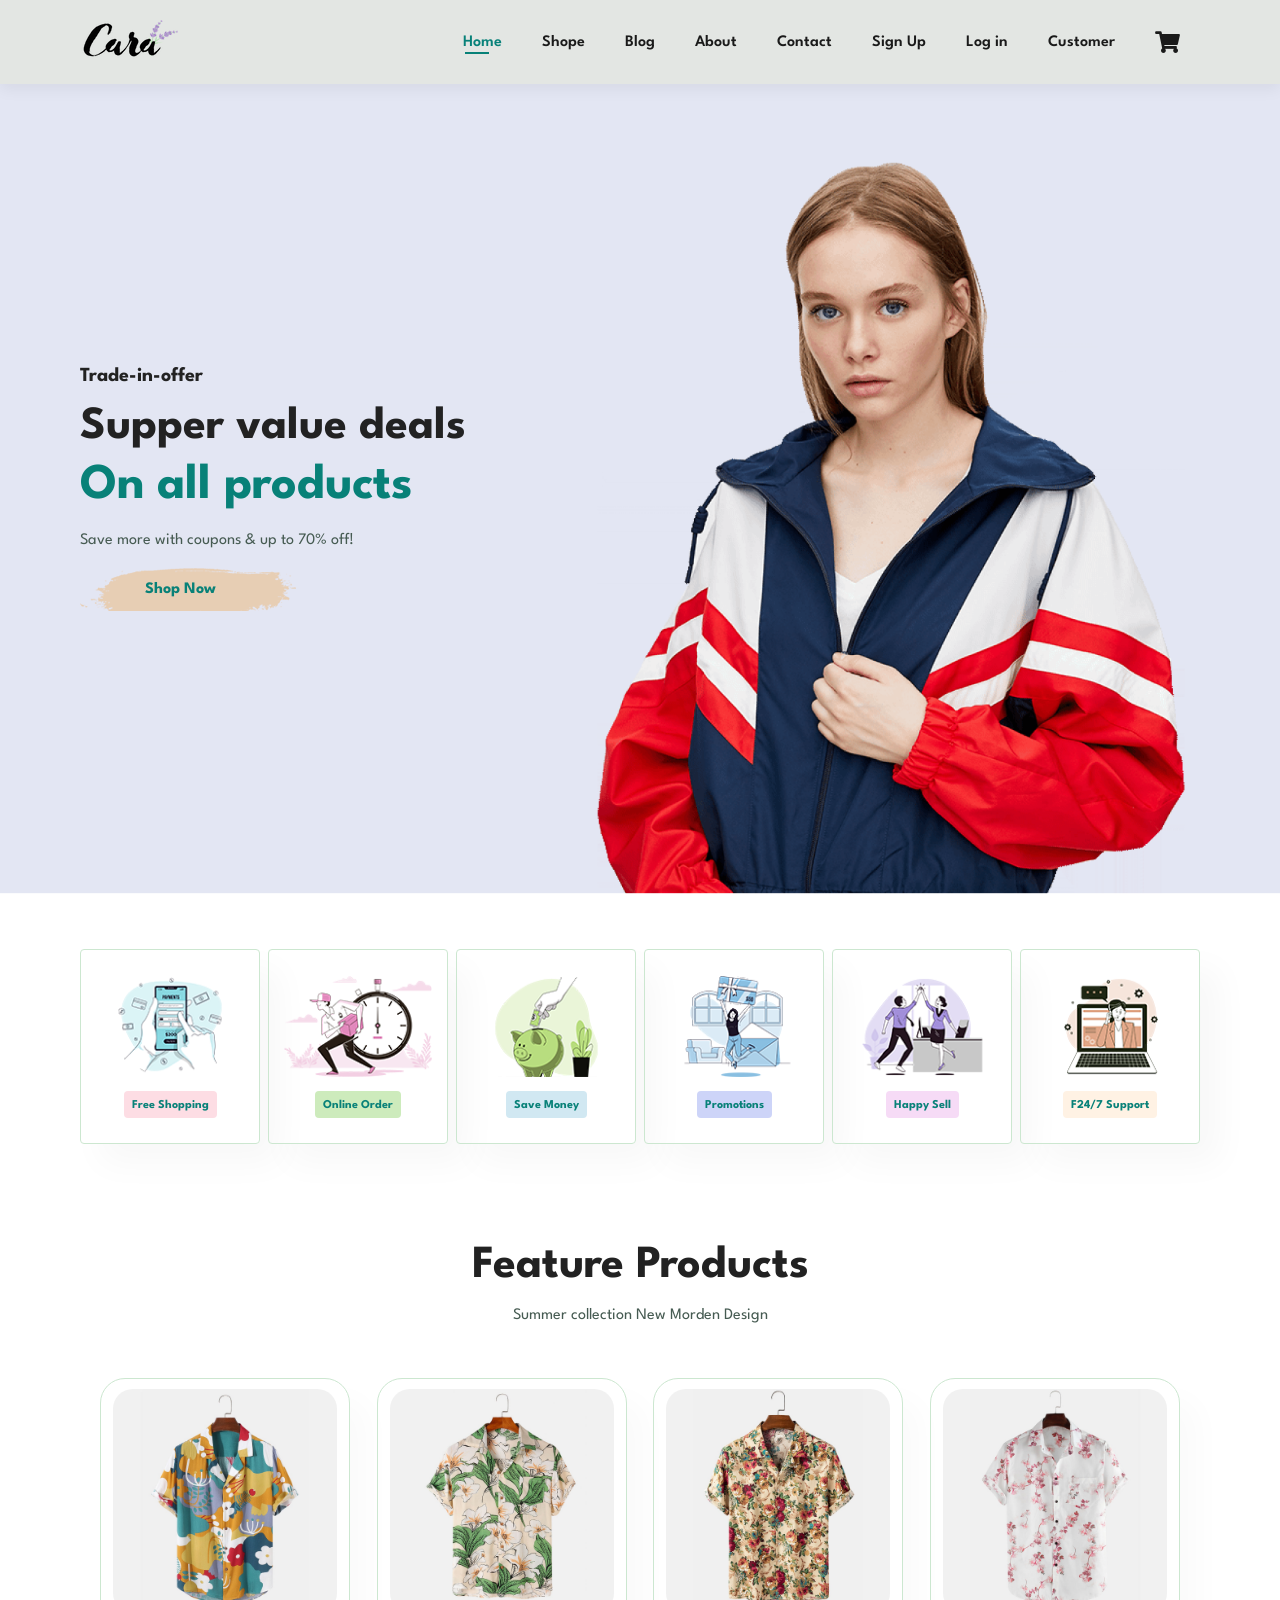
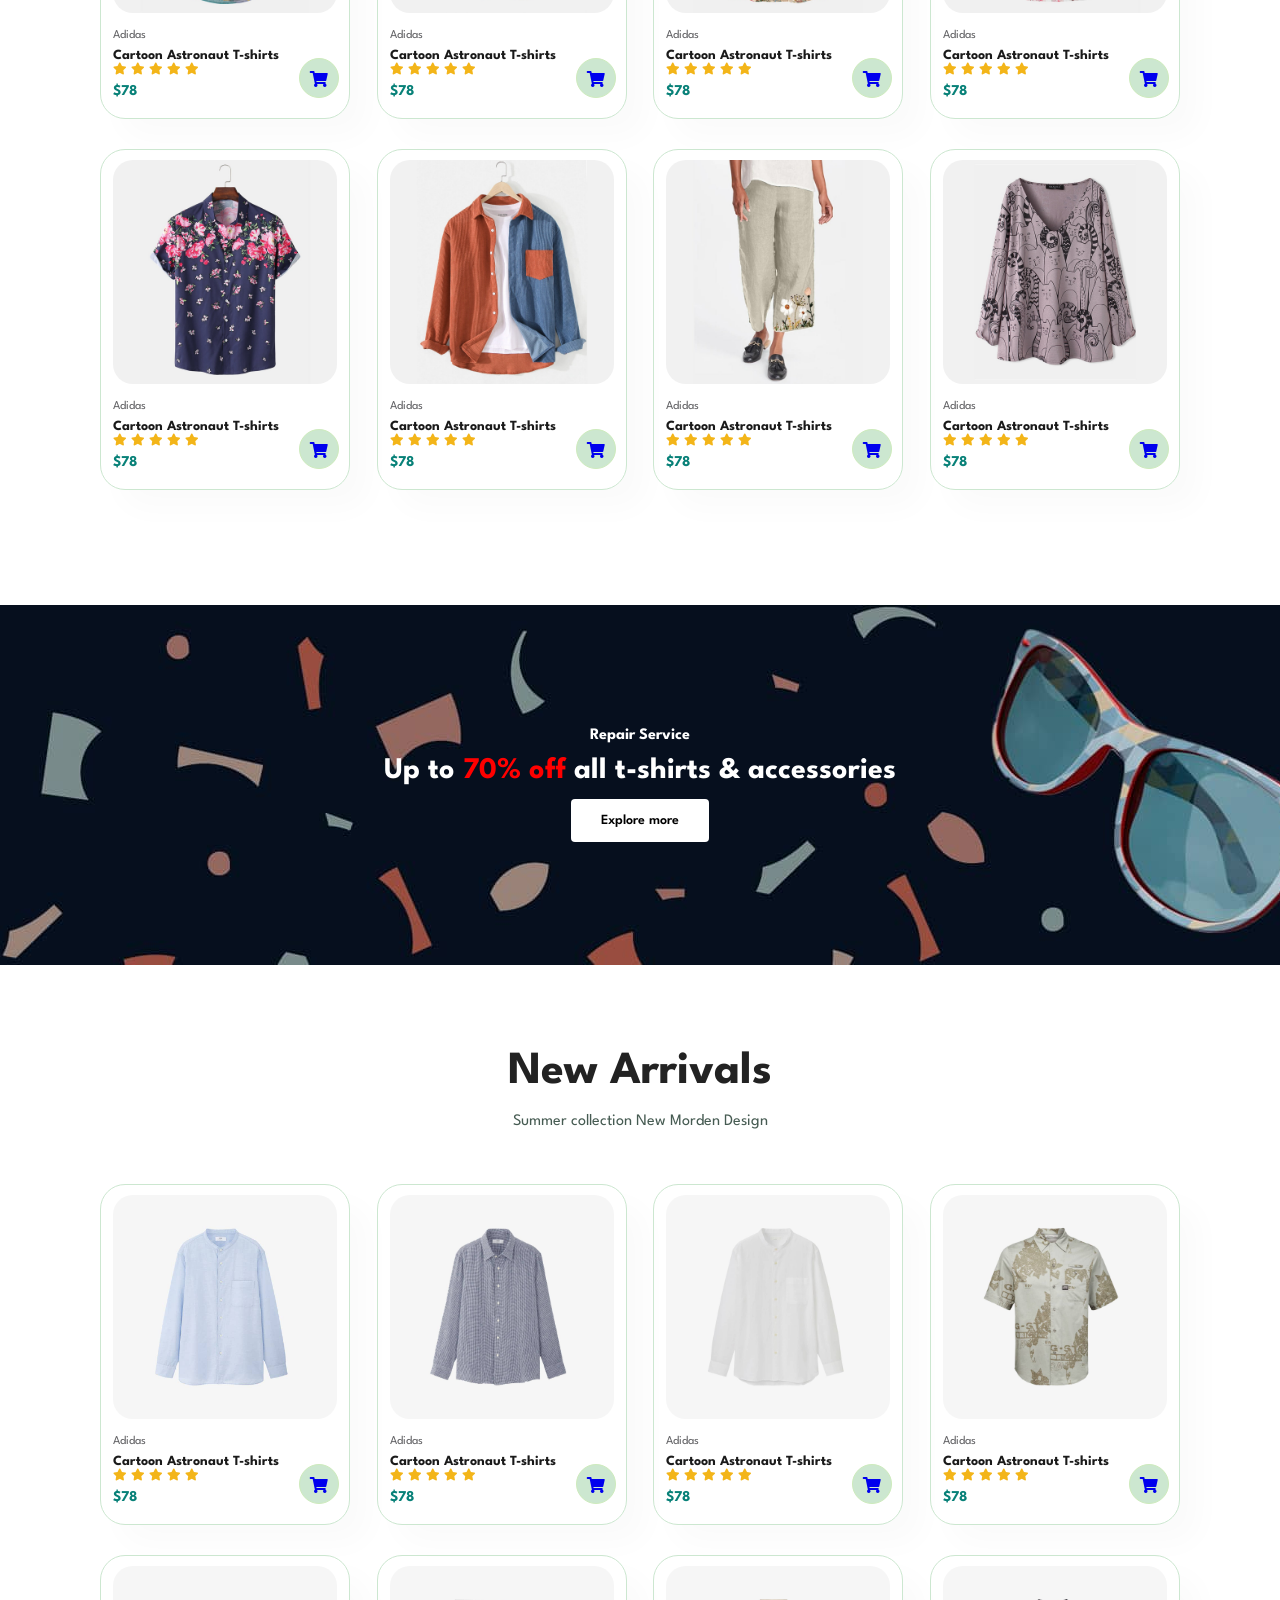
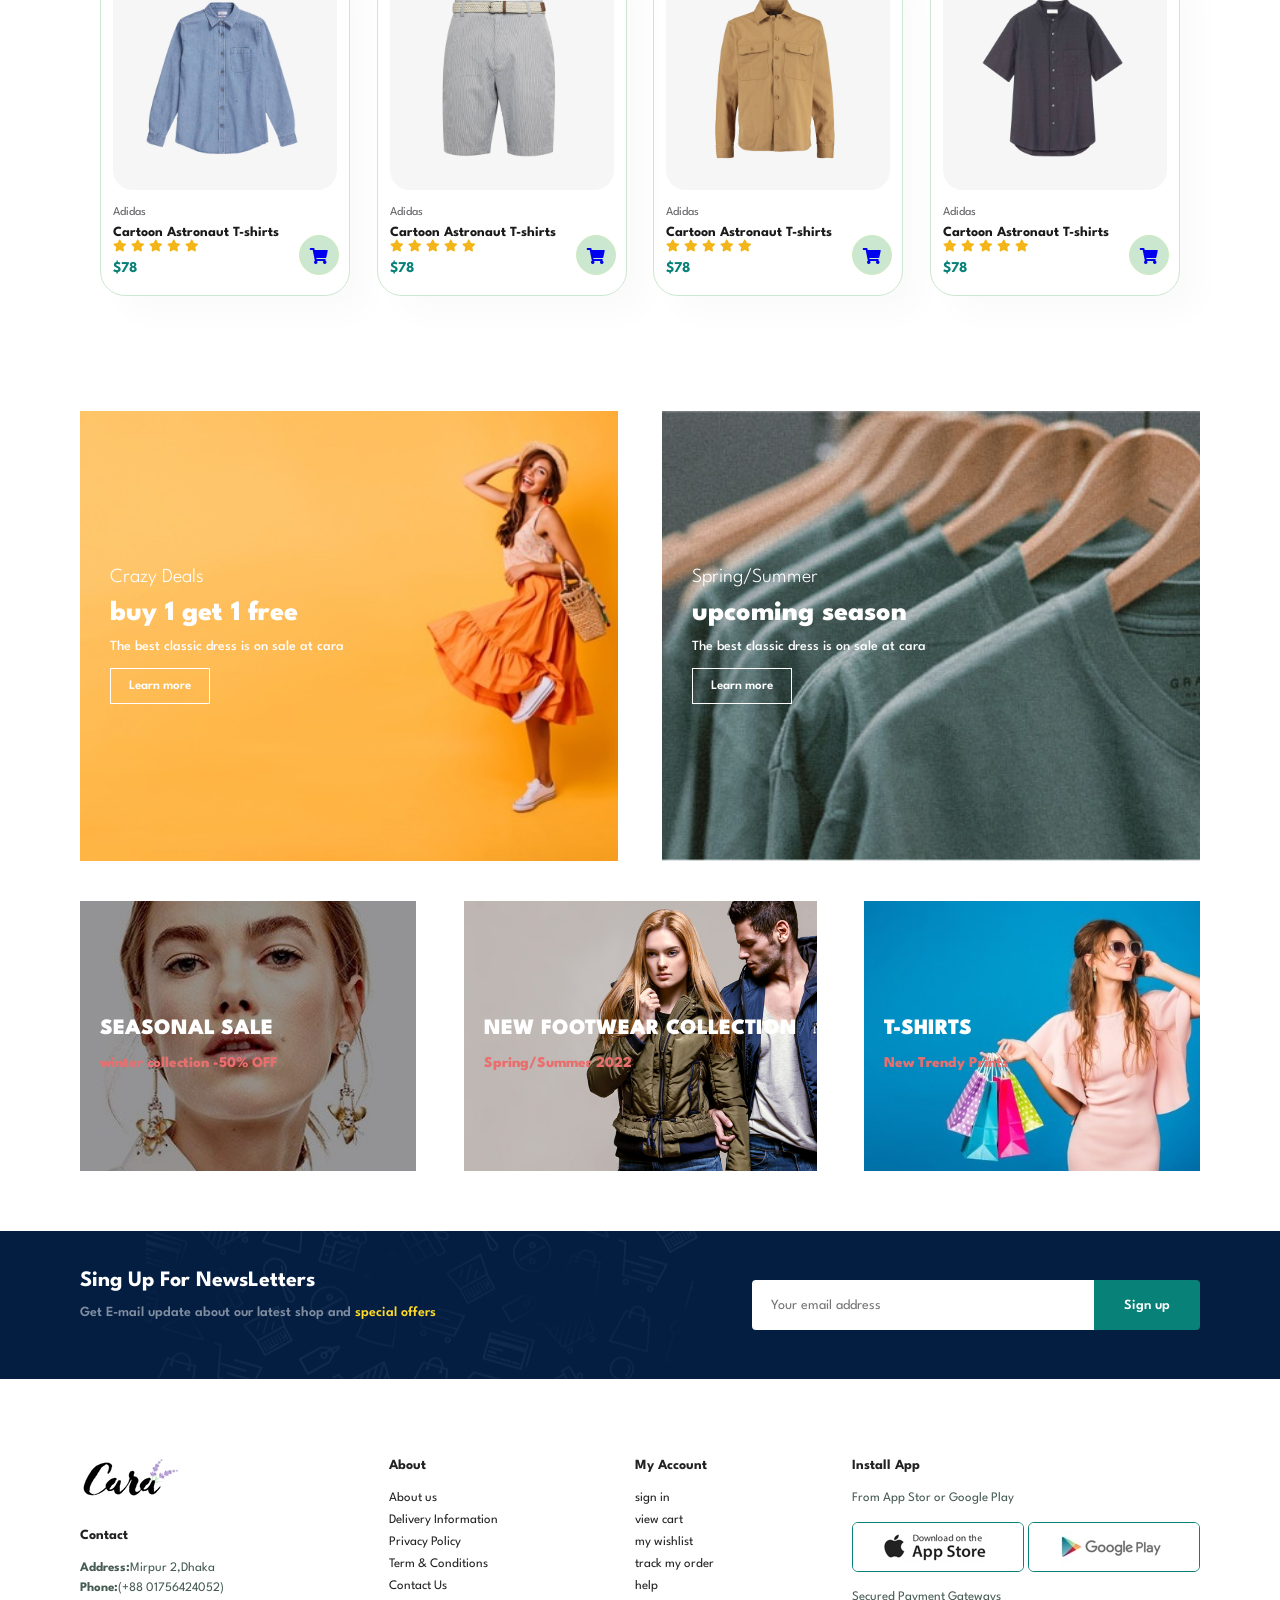
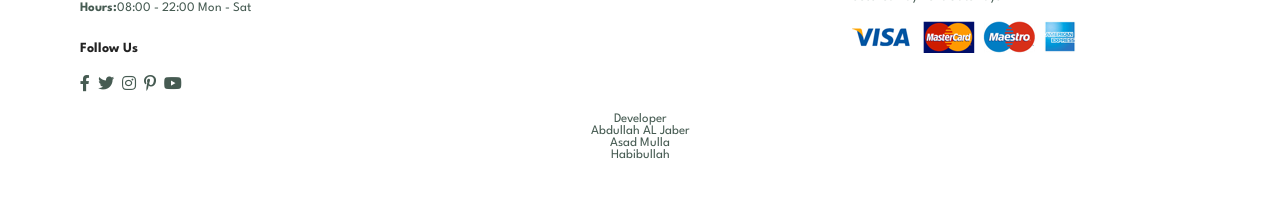
<file: index.html>
<!DOCTYPE html>
<html lang="en">
<head>
    <meta charset="UTF-8">
    <meta http-equiv="X-UA-Compatible" content="IE=edge">
    <meta name="viewport" content="width=device-width, initial-scale=1.0">
    <title>Ecommerce-Website</title>
    <link rel="stylesheet" href="https://use.fontawesome.com/releases/v5.15.4/css/all.css"/>
    <link rel="stylesheet" href="style.css">
</head>
<body>
    <section id="header">
        <a href="#"><img src="img/logo.png" class="logo" alt=""></a>
        <div>
            <ul id="navbar">
                <li><a class="active" href="index.html">Home</a></li>
                <li><a href="shop.html">Shope</a></li>
                <li><a href="blog.html">Blog</a></li>
                <li><a href="about.html">About</a></li>
                <li><a href="contact.html">Contact</a></li>
                <li><a href="signup.html">Sign Up</a></li>
                <li><a href="login.html">Log in</a></li>
                <li><a href="customer.php"> Customer </a></li>
                <li><a href="cart.html" id="shopping-bag"><i class="fas fa-shopping-cart"></i></a></li>
                <a href="#" id="close-icon"><i class="fas fa-times"></i></a>
                
            </ul>
        </div>
        <div id="mobile-menu">
            <a href="cart.html"> <i class="fas fa-shopping-cart"></i></a>
            <i id="bar" class="fas fa-outdent"></i>
        </div>
    </section>


    <section id="hero">
        <h4>Trade-in-offer</h4>
        <h2>Supper value deals</h2>
        <h1>On all products</h1>
        <p>Save more with coupons & up to 70% off!</p>
        <button>Shop Now</button>
    </section>


    <section id="feature" class="section-p1">
        <div class="feature-box">
            <img src="img/features/f1.png" alt="">
            <h6>Free Shopping</h6>
        </div>
        <div class="feature-box">
            <img src="img/features/f2.png" alt="">
            <h6>Online Order</h6>
        </div>
        <div class="feature-box">
            <img src="img/features/f3.png" alt="">
            <h6>Save Money</h6>
        </div>
        <div class="feature-box">
            <img src="img/features/f4.png" alt="">
            <h6>Promotions</h6>
        </div>
        <div class="feature-box">
            <img src="img/features/f5.png" alt="">
            <h6>Happy Sell</h6>
        </div>
        <div class="feature-box">
            <img src="img/features/f6.png" alt="">
            <h6>F24/7 Support</h6>
        </div>
    </section>


    <section id="product1" class="section-p1">
        <h2>Feature Products</h2>
        <p>Summer collection New Morden Design</p>
        <div class="pro-container">
            <div class="pro">
                <img src="img/products/f1.jpg" alt="">
                <div class="desciption">
                    <span>Adidas</span>
                    <h5>Cartoon Astronaut T-shirts</h5>
                    <div class="star">
                        <i class="fas fa-star"></i>
                        <i class="fas fa-star"></i>
                        <i class="fas fa-star"></i>
                        <i class="fas fa-star"></i>
                        <i class="fas fa-star"></i>
                    </div>
                    <h4>$78</h4>
                </div>
                <a href="#"><i class="fas fa-shopping-cart shopping-icon"></i></a>
            </div>
            <div class="pro">
                <img src="img/products/f2.jpg" alt="">
                <div class="desciption">
                    <span>Adidas</span>
                    <h5>Cartoon Astronaut T-shirts</h5>
                    <div class="star">
                        <i class="fas fa-star"></i>
                        <i class="fas fa-star"></i>
                        <i class="fas fa-star"></i>
                        <i class="fas fa-star"></i>
                        <i class="fas fa-star"></i>
                    </div>
                    <h4>$78</h4>
                </div>
                <a href="#"><i class="fas fa-shopping-cart shopping-icon"></i></a>
            </div>
            <div class="pro">
                <img src="img/products/f3.jpg" alt="">
                <div class="desciption">
                    <span>Adidas</span>
                    <h5>Cartoon Astronaut T-shirts</h5>
                    <div class="star">
                        <i class="fas fa-star"></i>
                        <i class="fas fa-star"></i>
                        <i class="fas fa-star"></i>
                        <i class="fas fa-star"></i>
                        <i class="fas fa-star"></i>
                    </div>
                    <h4>$78</h4>
                </div>
                <a href="#"><i class="fas fa-shopping-cart shopping-icon"></i></a>
            </div>
            <div class="pro">
                <img src="img/products/f4.jpg" alt="">
                <div class="desciption">
                    <span>Adidas</span>
                    <h5>Cartoon Astronaut T-shirts</h5>
                    <div class="star">
                        <i class="fas fa-star"></i>
                        <i class="fas fa-star"></i>
                        <i class="fas fa-star"></i>
                        <i class="fas fa-star"></i>
                        <i class="fas fa-star"></i>
                    </div>
                    <h4>$78</h4>
                </div>
                <a href="#"><i class="fas fa-shopping-cart shopping-icon"></i></a>
            </div>
            <div class="pro">
                <img src="img/products/f5.jpg" alt="">
                <div class="desciption">
                    <span>Adidas</span>
                    <h5>Cartoon Astronaut T-shirts</h5>
                    <div class="star">
                        <i class="fas fa-star"></i>
                        <i class="fas fa-star"></i>
                        <i class="fas fa-star"></i>
                        <i class="fas fa-star"></i>
                        <i class="fas fa-star"></i>
                    </div>
                    <h4>$78</h4>
                </div>
                <a href="#"><i class="fas fa-shopping-cart shopping-icon"></i></a>
            </div>
            <div class="pro">
                <img src="img/products/f6.jpg" alt="">
                <div class="desciption">
                    <span>Adidas</span>
                    <h5>Cartoon Astronaut T-shirts</h5>
                    <div class="star">
                        <i class="fas fa-star"></i>
                        <i class="fas fa-star"></i>
                        <i class="fas fa-star"></i>
                        <i class="fas fa-star"></i>
                        <i class="fas fa-star"></i>
                    </div>
                    <h4>$78</h4>
                </div>
                <a href="#"><i class="fas fa-shopping-cart shopping-icon"></i></a>
            </div>
            <div class="pro">
                <img src="img/products/f7.jpg" alt="">
                <div class="desciption">
                    <span>Adidas</span>
                    <h5>Cartoon Astronaut T-shirts</h5>
                    <div class="star">
                        <i class="fas fa-star"></i>
                        <i class="fas fa-star"></i>
                        <i class="fas fa-star"></i>
                        <i class="fas fa-star"></i>
                        <i class="fas fa-star"></i>
                    </div>
                    <h4>$78</h4>
                </div>
                <a href="#"><i class="fas fa-shopping-cart shopping-icon"></i></a>
            </div>
            <div class="pro">
                <img src="img/products/f8.jpg" alt="">
                <div class="desciption">
                    <span>Adidas</span>
                    <h5>Cartoon Astronaut T-shirts</h5>
                    <div class="star">
                        <i class="fas fa-star"></i>
                        <i class="fas fa-star"></i>
                        <i class="fas fa-star"></i>
                        <i class="fas fa-star"></i>
                        <i class="fas fa-star"></i>
                    </div>
                    <h4>$78</h4>
                </div>
                <a href="#"><i class="fas fa-shopping-cart shopping-icon"></i></a>
            </div>
        </div>
    </section>


    <section id="bannar" class="section-m1">
        <h4>Repair Service</h4>
        <h2>Up to <span>70% off</span> all t-shirts & accessories</h2>
        <button class="normal">Explore more</button>
    </section>


    <section id="product1" class="section-p1">
        <h2>New Arrivals</h2>
        <p>Summer collection New Morden Design</p>
        <div class="pro-container">
            <div class="pro">
                <img src="img/products/n1.jpg" alt="">
                <div class="desciption">
                    <span>Adidas</span>
                    <h5>Cartoon Astronaut T-shirts</h5>
                    <div class="star">
                        <i class="fas fa-star"></i>
                        <i class="fas fa-star"></i>
                        <i class="fas fa-star"></i>
                        <i class="fas fa-star"></i>
                        <i class="fas fa-star"></i>
                    </div>
                    <h4>$78</h4>
                </div>
                <a href="#"><i class="fas fa-shopping-cart shopping-icon"></i></a>
            </div>
            <div class="pro">
                <img src="img/products/n2.jpg" alt="">
                <div class="desciption">
                    <span>Adidas</span>
                    <h5>Cartoon Astronaut T-shirts</h5>
                    <div class="star">
                        <i class="fas fa-star"></i>
                        <i class="fas fa-star"></i>
                        <i class="fas fa-star"></i>
                        <i class="fas fa-star"></i>
                        <i class="fas fa-star"></i>
                    </div>
                    <h4>$78</h4>
                </div>
                <a href="#"><i class="fas fa-shopping-cart shopping-icon"></i></a>
            </div>
            <div class="pro">
                <img src="img/products/n3.jpg" alt="">
                <div class="desciption">
                    <span>Adidas</span>
                    <h5>Cartoon Astronaut T-shirts</h5>
                    <div class="star">
                        <i class="fas fa-star"></i>
                        <i class="fas fa-star"></i>
                        <i class="fas fa-star"></i>
                        <i class="fas fa-star"></i>
                        <i class="fas fa-star"></i>
                    </div>
                    <h4>$78</h4>
                </div>
                <a href="#"><i class="fas fa-shopping-cart shopping-icon"></i></a>
            </div>
            <div class="pro">
                <img src="img/products/n4.jpg" alt="">
                <div class="desciption">
                    <span>Adidas</span>
                    <h5>Cartoon Astronaut T-shirts</h5>
                    <div class="star">
                        <i class="fas fa-star"></i>
                        <i class="fas fa-star"></i>
                        <i class="fas fa-star"></i>
                        <i class="fas fa-star"></i>
                        <i class="fas fa-star"></i>
                    </div>
                    <h4>$78</h4>
                </div>
                <a href="#"><i class="fas fa-shopping-cart shopping-icon"></i></a>
            </div>
            <div class="pro">
                <img src="img/products/n5.jpg" alt="">
                <div class="desciption">
                    <span>Adidas</span>
                    <h5>Cartoon Astronaut T-shirts</h5>
                    <div class="star">
                        <i class="fas fa-star"></i>
                        <i class="fas fa-star"></i>
                        <i class="fas fa-star"></i>
                        <i class="fas fa-star"></i>
                        <i class="fas fa-star"></i>
                    </div>
                    <h4>$78</h4>
                </div>
                <a href="#"><i class="fas fa-shopping-cart shopping-icon"></i></a>
            </div>
            <div class="pro">
                <img src="img/products/n6.jpg" alt="">
                <div class="desciption">
                    <span>Adidas</span>
                    <h5>Cartoon Astronaut T-shirts</h5>
                    <div class="star">
                        <i class="fas fa-star"></i>
                        <i class="fas fa-star"></i>
                        <i class="fas fa-star"></i>
                        <i class="fas fa-star"></i>
                        <i class="fas fa-star"></i>
                    </div>
                    <h4>$78</h4>
                </div>
                <a href="#"><i class="fas fa-shopping-cart shopping-icon"></i></a>
            </div>
            <div class="pro">
                <img src="img/products/n7.jpg" alt="">
                <div class="desciption">
                    <span>Adidas</span>
                    <h5>Cartoon Astronaut T-shirts</h5>
                    <div class="star">
                        <i class="fas fa-star"></i>
                        <i class="fas fa-star"></i>
                        <i class="fas fa-star"></i>
                        <i class="fas fa-star"></i>
                        <i class="fas fa-star"></i>
                    </div>
                    <h4>$78</h4>
                </div>
                <a href="#"><i class="fas fa-shopping-cart shopping-icon"></i></a>
            </div>
            <div class="pro">
                <img src="img/products/n8.jpg" alt="">
                <div class="desciption">
                    <span>Adidas</span>
                    <h5>Cartoon Astronaut T-shirts</h5>
                    <div class="star">
                        <i class="fas fa-star"></i>
                        <i class="fas fa-star"></i>
                        <i class="fas fa-star"></i>
                        <i class="fas fa-star"></i>
                        <i class="fas fa-star"></i>
                    </div>
                    <h4>$78</h4>
                </div>
                <a href="#"><i class="fas fa-shopping-cart shopping-icon"></i></a>
            </div>
        </div>
    </section>


    <section id="sm-bannar" class="section-p1">
        <div class="bannar-box">
            <h4>Crazy Deals</h4>
            <h2>buy 1 get 1 free</h2>
            <span>The best classic dress is on sale at cara</span>
            <button class="white">Learn more</button>
        </div>
        <div class="bannar-box bannar-box2">
            <h4>Spring/Summer</h4>
            <h2>upcoming season</h2>
            <span>The best classic dress is on sale at cara</span>
            <button class="white">Learn more</button>
        </div>
    </section>


    <section id="bannar3">
        <div class="bannar-box">
            <h2>SEASONAL SALE</h2>
            <h3>winter collection -50% OFF</h3>
        </div>
        <div class="bannar-box bannar-box2">
            <h2>NEW FOOTWEAR COLLECTION</h2>
            <h3>Spring/Summer 2022</h3>
        </div>
        <div class="bannar-box bannar-box3">
            <h2>T-SHIRTS</h2>
            <h3>New Trendy Prints</h3>
        </div>
    </section>


    <section id="newsletter" class="section-p1 section-m1">
        <div class="newstext">
            <h4>Sing Up For NewsLetters</h4>
            <p>Get E-mail update about our latest shop and <span>special offers</span></p>
        </div>
        <div class="form">
            <input type="text" placeholder="Your email address">
            <button class="normal"onclick="window.location.href='signup.html'">Sign up</button>
        </div>
    </section>


    <footer class="section-p1">
        <div class="col">
            <img class="logo" src="img/logo.png" alt="">
            <h4>Contact</h4>
            <p><strong>Address:</strong>Mirpur 2,Dhaka </p>
            <p><strong>Phone:</strong>(+88 01756424052)</p>
            <p><strong>Hours:</strong>08:00 - 22:00 Mon - Sat</p>
            <div class="follow">
                <h4>Follow Us</h4>
                <div class="icon">
                    <i class="fab fa-facebook-f"></i>
                    <i class="fab fa-twitter"></i>
                    <i class="fab fa-instagram"></i>
                    <i class="fab fa-pinterest-p"></i>
                    <i class="fab fa-youtube"></i>
                </div>
            </div>
        </div>
        <div class="col">
            <h4>About</h4>
            <a href="#">About us</a>
            <a href="#">Delivery Information</a>
            <a href="#">Privacy Policy</a>
            <a href="#">Term & Conditions</a>
            <a href="#">Contact Us</a>
        </div><div class="col">
            <h4>My Account</h4>
            <a href="#">sign in</a>
            <a href="#">view cart</a>
            <a href="#">my wishlist</a>
            <a href="#">track my order</a>
            <a href="#">help</a>
        </div>
        <div class="col install">
            <h4>Install App</h4>
            <p>From App Stor or Google Play</p>
            <div class="row">
                <img src="img/pay/app.jpg" alt="">
                <img src="img/pay/play.jpg" alt="">
            </div>
            <p>Secured Payment Gateways</p>
            <img src="img/pay/pay.png" alt="">
        </div>
        <div class="copyright">
            <p>Developer <br>Abdullah AL Jaber
                <br>Asad Mulla
                <br>Habibullah</p>
        </div>


    </footer>


    <script src="main.js"></script>
</body>
</html>
</file>
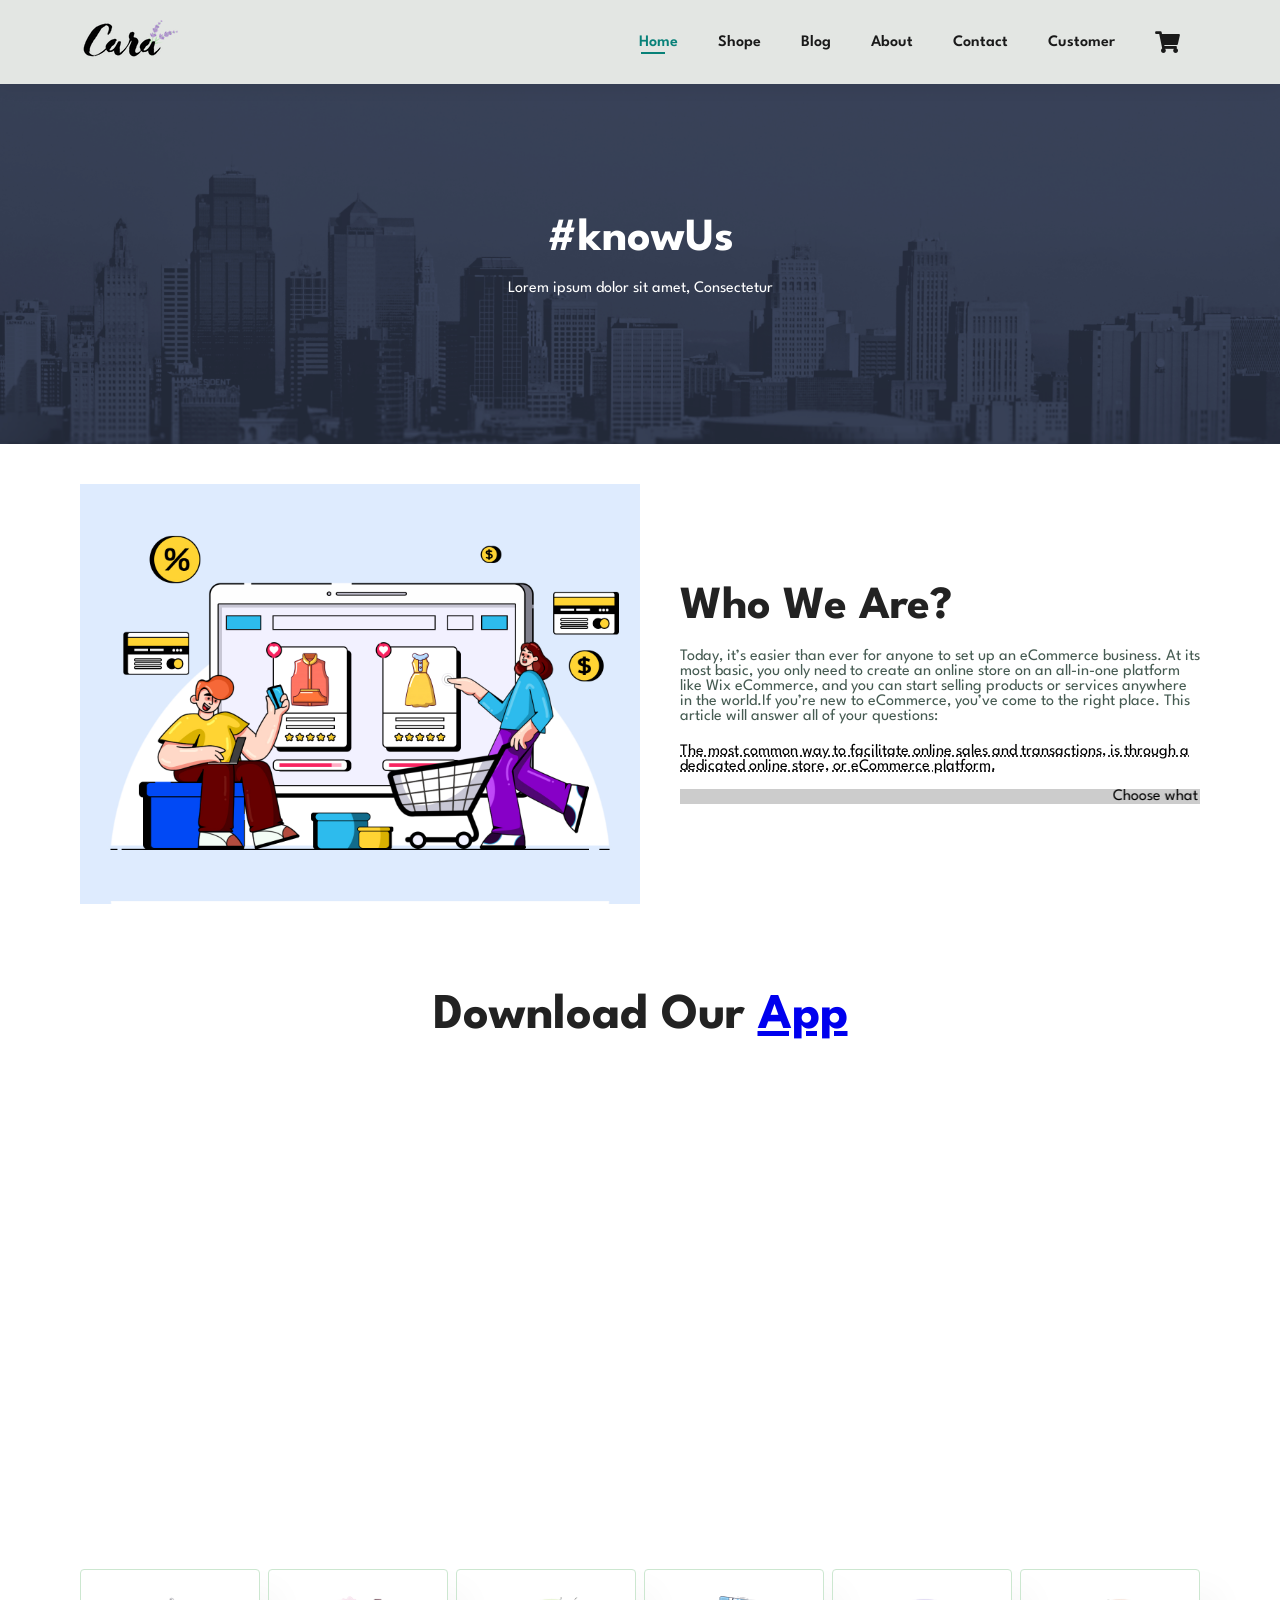
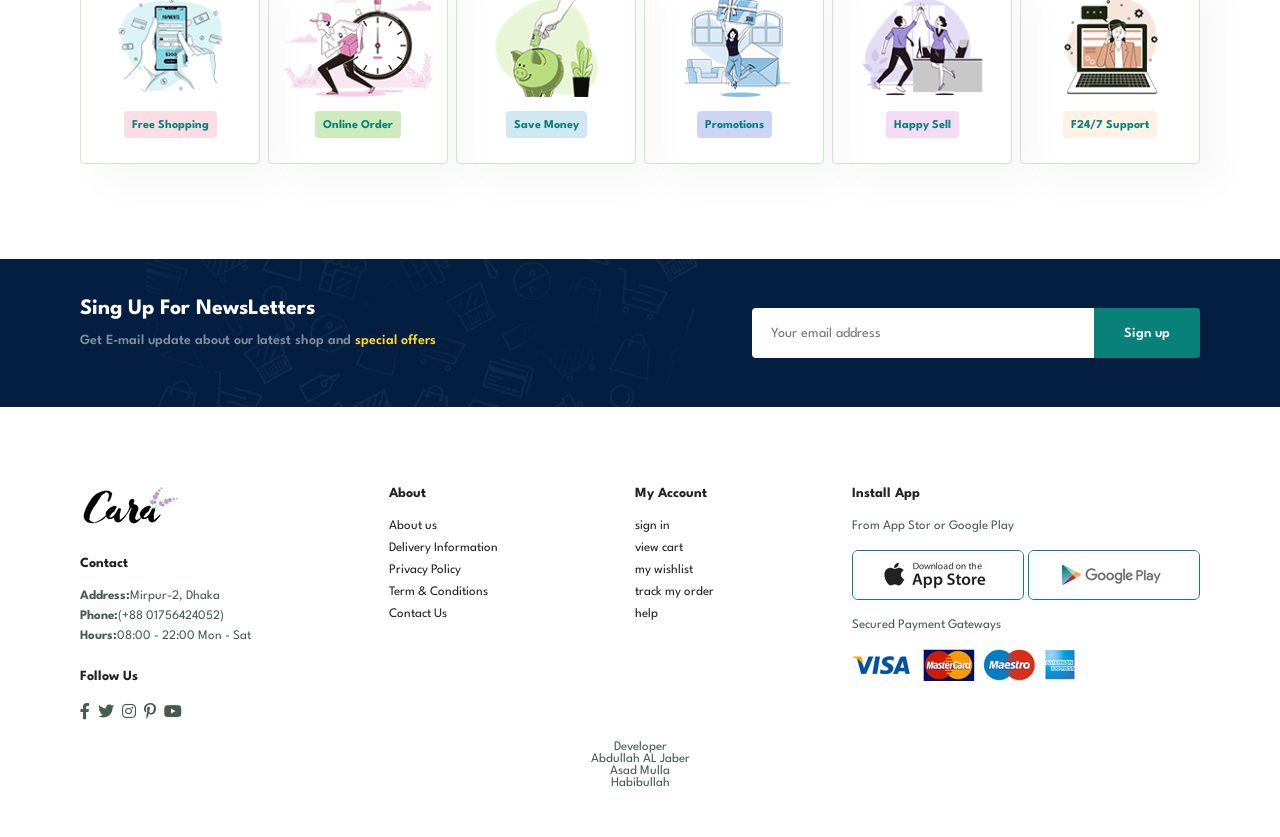
<file: about.html>
<!DOCTYPE html>
<html lang="en">
<head>
    <meta charset="UTF-8">
    <meta http-equiv="X-UA-Compatible" content="IE=edge">
    <meta name="viewport" content="width=device-width, initial-scale=1.0">
    <title>Ecommerce-Website</title>
    <link rel="stylesheet" href="https://use.fontawesome.com/releases/v5.15.4/css/all.css"/>
    <link rel="stylesheet" href="style.css">
</head>
<body>
    <section id="header">
        <a href="#"><img src="img/logo.png" class="logo" alt=""></a>
        <div>
            <ul id="navbar">
                <li><a class="active" href="index.html">Home</a></li>
                <li><a href="shop.html">Shope</a></li>
                <li><a href="blog.html">Blog</a></li>
                <li><a href="about.html">About</a></li>
                <li><a href="contact.html">Contact</a></li>

                <li><a href="customer.php"> Customer </a></li>
                <li><a href="cart.html" id="shopping-bag"><i class="fas fa-shopping-cart"></i></a></li>
                <a href="#" id="close-icon"><i class="fas fa-times"></i></a>
                
            </ul>
        </div>
        <div id="mobile-menu">
            <a href="cart.html"> <i class="fas fa-shopping-cart"></i></a>
            <i id="bar" class="fas fa-outdent"></i>
        </div>
    </section>

    <section id="page-header" class="about-header" >
        <h2>#knowUs</h2>
        <p>Lorem ipsum dolor sit amet, Consectetur</p>
    </section>  

    <section id="about-head" class="section-p1">
        <img src="img/about/a6.jpg" alt="">
        <div class="about-details">
            <h2>Who We Are?</h2>
        <p>
            Today, it’s easier than ever for anyone to set up an eCommerce business. At its most basic,
             you only need to create an online store on an all-in-one platform like Wix eCommerce, 
             and you can start selling products or services anywhere in the world.If you’re new to 
             eCommerce, you’ve come to the right place. This article will answer all of your questions:
        </p>
        <abbr title="">The most common way to facilitate online sales and transactions, is through a
             dedicated online store, or eCommerce platform.</abbr>
        <br><br>
        <marquee bgcolor="#ccc" loop="-1" scrollamount="5" width="100%" >
            Choose what to sell online, Build and design your online store
        </marquee>
        </div>
    </section>

    <section id="about-app" class="section-p1">
        <h1>Download Our <a href="#">App</a></h1>
        <div class="video">
            <video autoplay muted loop src="img/about/1.mp4"></video>
        </div>
    </section>

    <section id="feature" class="section-p1">
        <div class="feature-box">
            <img src="img/features/f1.png" alt="">
            <h6>Free Shopping</h6>
        </div>
        <div class="feature-box">
            <img src="img/features/f2.png" alt="">
            <h6>Online Order</h6>
        </div>
        <div class="feature-box">
            <img src="img/features/f3.png" alt="">
            <h6>Save Money</h6>
        </div>
        <div class="feature-box">
            <img src="img/features/f4.png" alt="">
            <h6>Promotions</h6>
        </div>
        <div class="feature-box">
            <img src="img/features/f5.png" alt="">
            <h6>Happy Sell</h6>
        </div>
        <div class="feature-box">
            <img src="img/features/f6.png" alt="">
            <h6>F24/7 Support</h6>
        </div>
    </section>

    <section id="newsletter" class="section-p1 section-m1">
        <div class="newstext">
            <h4>Sing Up For NewsLetters</h4>
            <p>Get E-mail update about our latest shop and <span>special offers</span></p>
        </div>
        <div class="form">
            <input type="text" placeholder="Your email address">
            <button class="normal">Sign up</button>
        </div>
    </section>

    <footer class="section-p1">
        <div class="col">
            <img class="logo" src="img/logo.png" alt="">
            <h4>Contact</h4>
            <p><strong>Address:</strong>Mirpur-2, Dhaka </p>
            <p><strong>Phone:</strong>(+88 01756424052)</p>
            <p><strong>Hours:</strong>08:00 - 22:00 Mon - Sat</p>
            <div class="follow">
                <h4>Follow Us</h4>
                <div class="icon">
                    <i class="fab fa-facebook-f"></i>
                    <i class="fab fa-twitter"></i>
                    <i class="fab fa-instagram"></i>
                    <i class="fab fa-pinterest-p"></i>
                    <i class="fab fa-youtube"></i>
                </div>
            </div>
        </div>
        <div class="col">
            <h4>About</h4>
            <a href="#">About us</a>
            <a href="#">Delivery Information</a>
            <a href="#">Privacy Policy</a>
            <a href="#">Term & Conditions</a>
            <a href="#">Contact Us</a>
        </div><div class="col">
            <h4>My Account</h4>
            <a href="#">sign in</a>
            <a href="#">view cart</a>
            <a href="#">my wishlist</a>
            <a href="#">track my order</a>
            <a href="#">help</a>
        </div>
        <div class="col install">
            <h4>Install App</h4>
            <p>From App Stor or Google Play</p>
            <div class="row">
                <img src="img/pay/app.jpg" alt="">
                <img src="img/pay/play.jpg" alt="">
            </div>
            <p>Secured Payment Gateways</p>
            <img src="img/pay/pay.png" alt="">
        </div>
        <div class="copyright">
            <p>Developer <br>Abdullah AL Jaber
                <br>Asad Mulla
                <br>Habibullah</p>
        </div>

    </footer>

    <script src="main.js"></script>
</body>
</html>
</file>
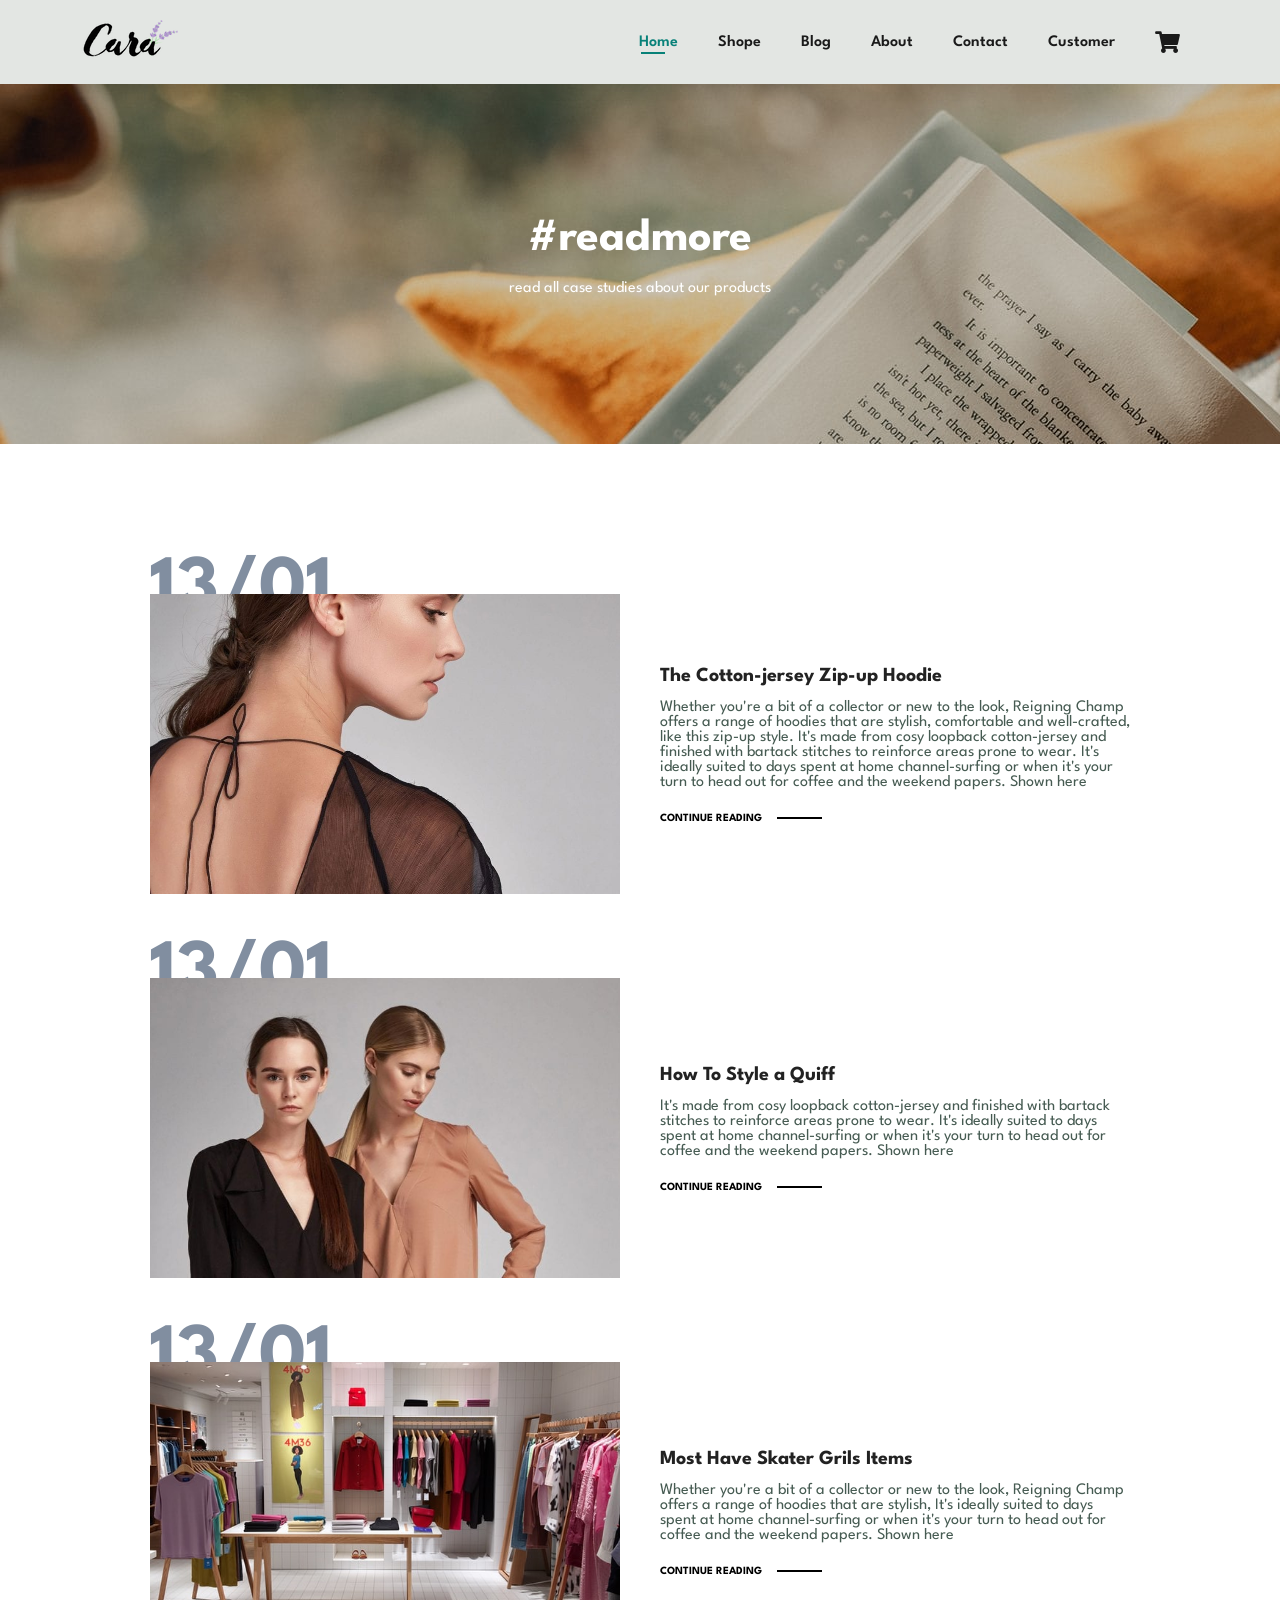
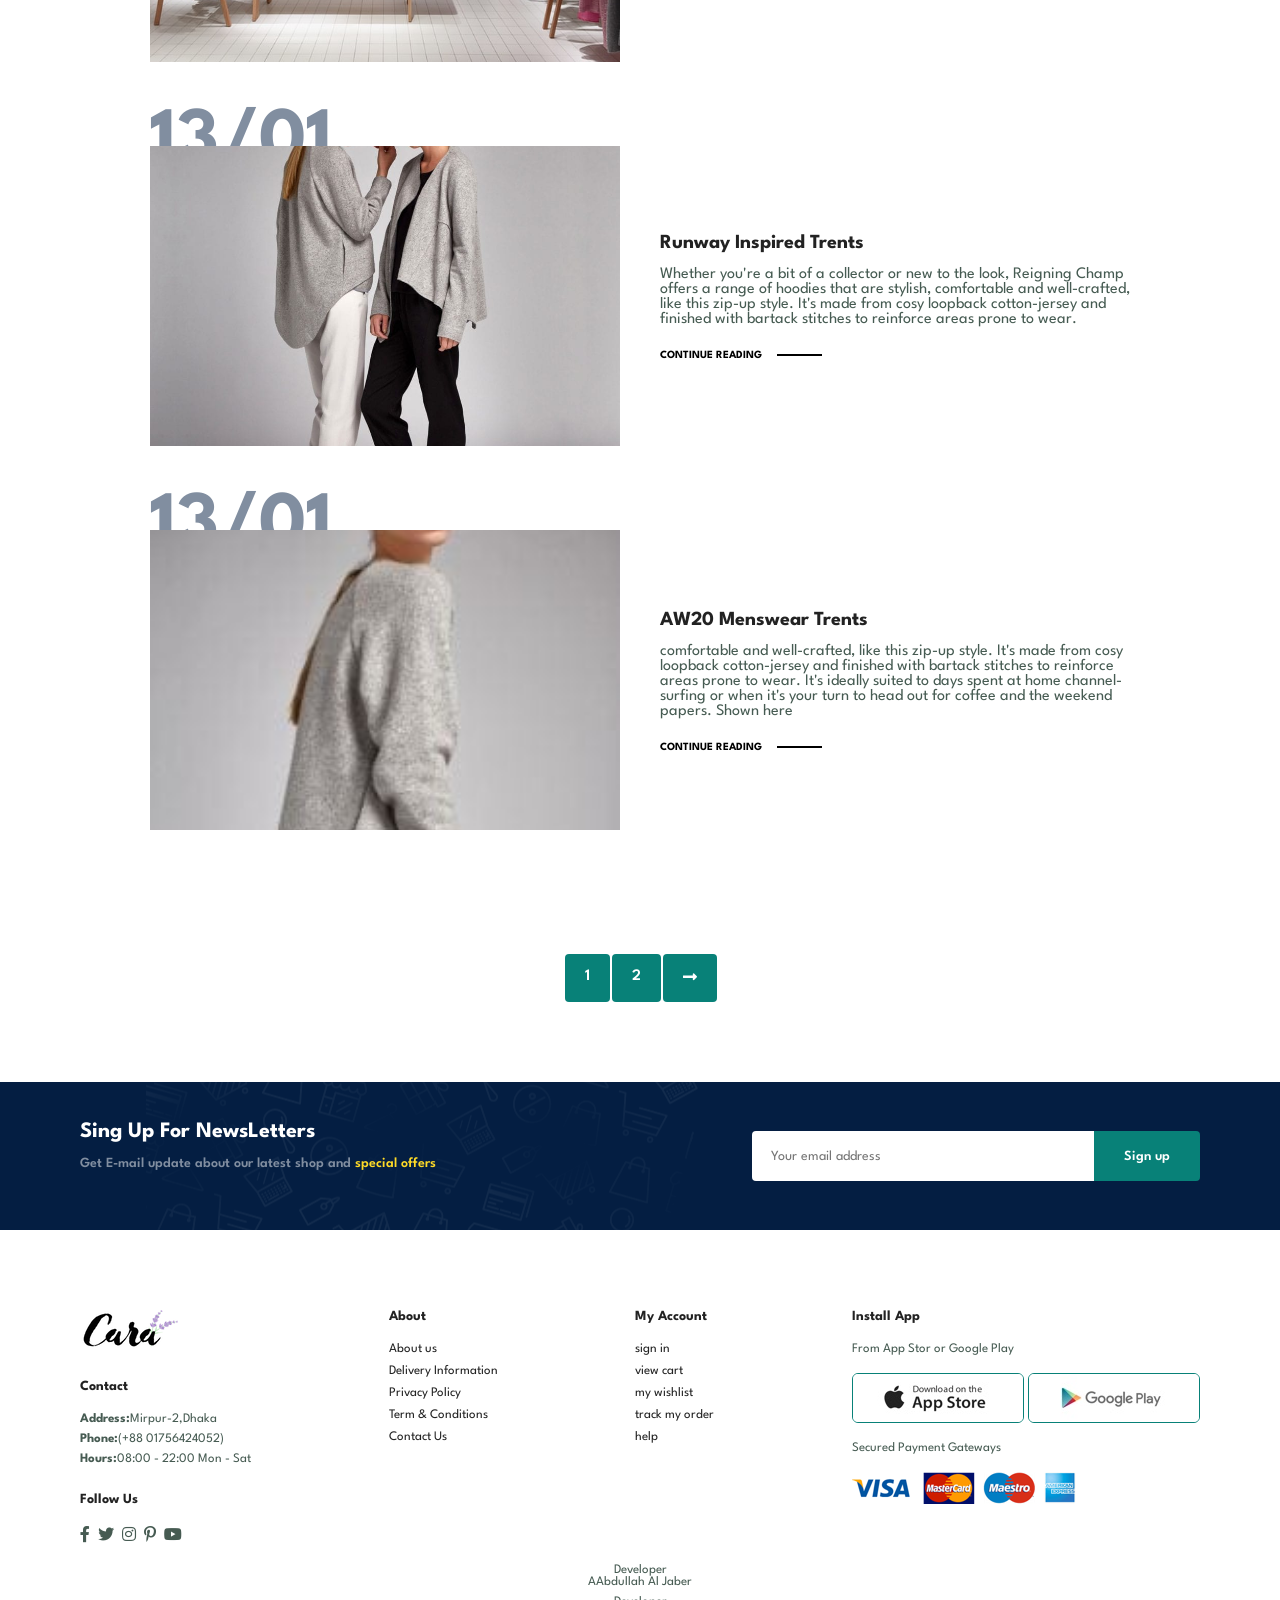
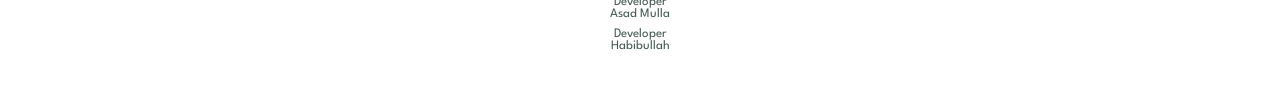
<file: blog.html>
<!DOCTYPE html>
<html lang="en">
<head>
    <meta charset="UTF-8">
    <meta http-equiv="X-UA-Compatible" content="IE=edge">
    <meta name="viewport" content="width=device-width, initial-scale=1.0">
    <title>Ecommerce-Website</title>
    <link rel="stylesheet" href="https://use.fontawesome.com/releases/v5.15.4/css/all.css"/>
    <link rel="stylesheet" href="style.css">
</head>
<body>
    <section id="header">
        <a href="#"><img src="img/logo.png" class="logo" alt=""></a>
        <div>
            <ul id="navbar">
                <li><a class="active" href="index.html">Home</a></li>
                <li><a href="shop.html">Shope</a></li>
                <li><a href="blog.html">Blog</a></li>
                <li><a href="about.html">About</a></li>
                <li><a href="contact.html">Contact</a></li>
    
                <li><a href="customer.php"> Customer </a></li>
                <li><a href="cart.html" id="shopping-bag"><i class="fas fa-shopping-cart"></i></a></li>
                <a href="#" id="close-icon"><i class="fas fa-times"></i></a>
                
            </ul>
        </div>
        <div id="mobile-menu">
            <a href="cart.html"> <i class="fas fa-shopping-cart"></i></a>
            <i id="bar" class="fas fa-outdent"></i>
        </div>
    </section>

    <section id="page-header" class="blog-header" >
        <h2>#readmore</h2>
        <p>read all case studies about our products</p>
    </section>  

    <section id="blog-page" >
        <div class="blog-box">
            <div class="blog-img">
                <img src="img/blog/b1.jpg" alt="">
            </div>
            <div class="blog-details">
                <h4>The Cotton-jersey Zip-up Hoodie</h4>
                <p>Whether you're a bit of a collector or new to the look, Reigning Champ offers
                 a range of hoodies that are stylish, comfortable and well-crafted, like this 
                 zip-up style. It's made from cosy loopback cotton-jersey and finished with bartack
                 stitches to reinforce areas prone to wear. It's ideally suited to days spent at
                 home channel-surfing or when it's your turn to head out for coffee and the weekend 
                papers. Shown here</p>
                <a href="#">CONTINUE READING</a>
            </div>
            <h1>13/01</h1>
        </div>
        <div class="blog-box">
            <div class="blog-img">
                <img src="img/blog/b2.jpg" alt="">
            </div>
            <div class="blog-details">
                <h4>How To Style a Quiff</h4>
                <p> It's made from cosy loopback cotton-jersey and finished with bartack
                 stitches to reinforce areas prone to wear. It's ideally suited to days spent at
                 home channel-surfing or when it's your turn to head out for coffee and the weekend 
                papers. Shown here</p>
                <a href="#">CONTINUE READING</a>
            </div>
            <h1>13/01</h1>
        </div>
        <div class="blog-box">
            <div class="blog-img">
                <img src="img/blog/b3.jpg" alt="">
            </div>
            <div class="blog-details">
                <h4>Most Have Skater Grils Items</h4>
                <p>Whether you're a bit of a collector or new to the look, Reigning Champ offers
                 a range of hoodies that are stylish, It's ideally suited to days spent at
                 home channel-surfing or when it's your turn to head out for coffee and the weekend 
                papers. Shown here</p>
                <a href="#">CONTINUE READING</a>
            </div>
            <h1>13/01</h1>
        </div>
        <div class="blog-box">
            <div class="blog-img">
                <img src="img/blog/b4.jpg" alt="">
            </div>
            <div class="blog-details">
                <h4>Runway Inspired Trents</h4>
                <p>Whether you're a bit of a collector or new to the look, Reigning Champ offers
                 a range of hoodies that are stylish, comfortable and well-crafted, like this 
                 zip-up style. It's made from cosy loopback cotton-jersey and finished with bartack
                 stitches to reinforce areas prone to wear. </p>
                <a href="#">CONTINUE READING</a>
            </div>
            <h1>13/01</h1>
        </div>
        <div class="blog-box">
            <div class="blog-img">
                <img src="img/blog/b5.jpg" alt="">
            </div>
            <div class="blog-details">
                <h4>AW20 Menswear Trents</h4>
                <p> comfortable and well-crafted, like this 
                 zip-up style. It's made from cosy loopback cotton-jersey and finished with bartack
                 stitches to reinforce areas prone to wear. It's ideally suited to days spent at
                 home channel-surfing or when it's your turn to head out for coffee and the weekend 
                papers. Shown here</p>
                <a href="#">CONTINUE READING</a>
            </div>
            <h1>13/01</h1>
        </div>
    </section>

    <section id="pagination" class="section-p1">
        <a href="#">1</a>
        <a href="#">2</a>
        <a href="#"><i class="fas fa-long-arrow-alt-right"></i></a>
    </section>

    <section id="newsletter" class="section-p1 section-m1">
        <div class="newstext">
            <h4>Sing Up For NewsLetters</h4>
            <p>Get E-mail update about our latest shop and <span>special offers</span></p>
        </div>
        <div class="form">
            <input type="text" placeholder="Your email address">
            <button class="normal">Sign up</button>
        </div>
    </section>

    <footer class="section-p1">
        <div class="col">
            <img class="logo" src="img/logo.png" alt="">
            <h4>Contact</h4>
            <p><strong>Address:</strong>Mirpur-2,Dhaka </p>
            <p><strong>Phone:</strong>(+88 01756424052)</p>
            <p><strong>Hours:</strong>08:00 - 22:00 Mon - Sat</p>
            <div class="follow">
                <h4>Follow Us</h4>
                <div class="icon">
                    <i class="fab fa-facebook-f"></i>
                    <i class="fab fa-twitter"></i>
                    <i class="fab fa-instagram"></i>
                    <i class="fab fa-pinterest-p"></i>
                    <i class="fab fa-youtube"></i>
                </div>
            </div>
        </div>
        <div class="col">
            <h4>About</h4>
            <a href="#">About us</a>
            <a href="#">Delivery Information</a>
            <a href="#">Privacy Policy</a>
            <a href="#">Term & Conditions</a>
            <a href="#">Contact Us</a>
        </div><div class="col">
            <h4>My Account</h4>
            <a href="#">sign in</a>
            <a href="#">view cart</a>
            <a href="#">my wishlist</a>
            <a href="#">track my order</a>
            <a href="#">help</a>
        </div>
        <div class="col install">
            <h4>Install App</h4>
            <p>From App Stor or Google Play</p>
            <div class="row">
                <img src="img/pay/app.jpg" alt="">
                <img src="img/pay/play.jpg" alt="">
            </div>
            <p>Secured Payment Gateways</p>
            <img src="img/pay/pay.png" alt="">
        </div>
        <div class="copyright">
            <p>Developer <br>AAbdullah Al Jaber</p>
            <p>Developer <br>Asad Mulla</p>
            <p>Developer <br>Habibullah</p>
        </div>

    </footer>

    <script src="main.js"></script>
</body>
</html>
</file>
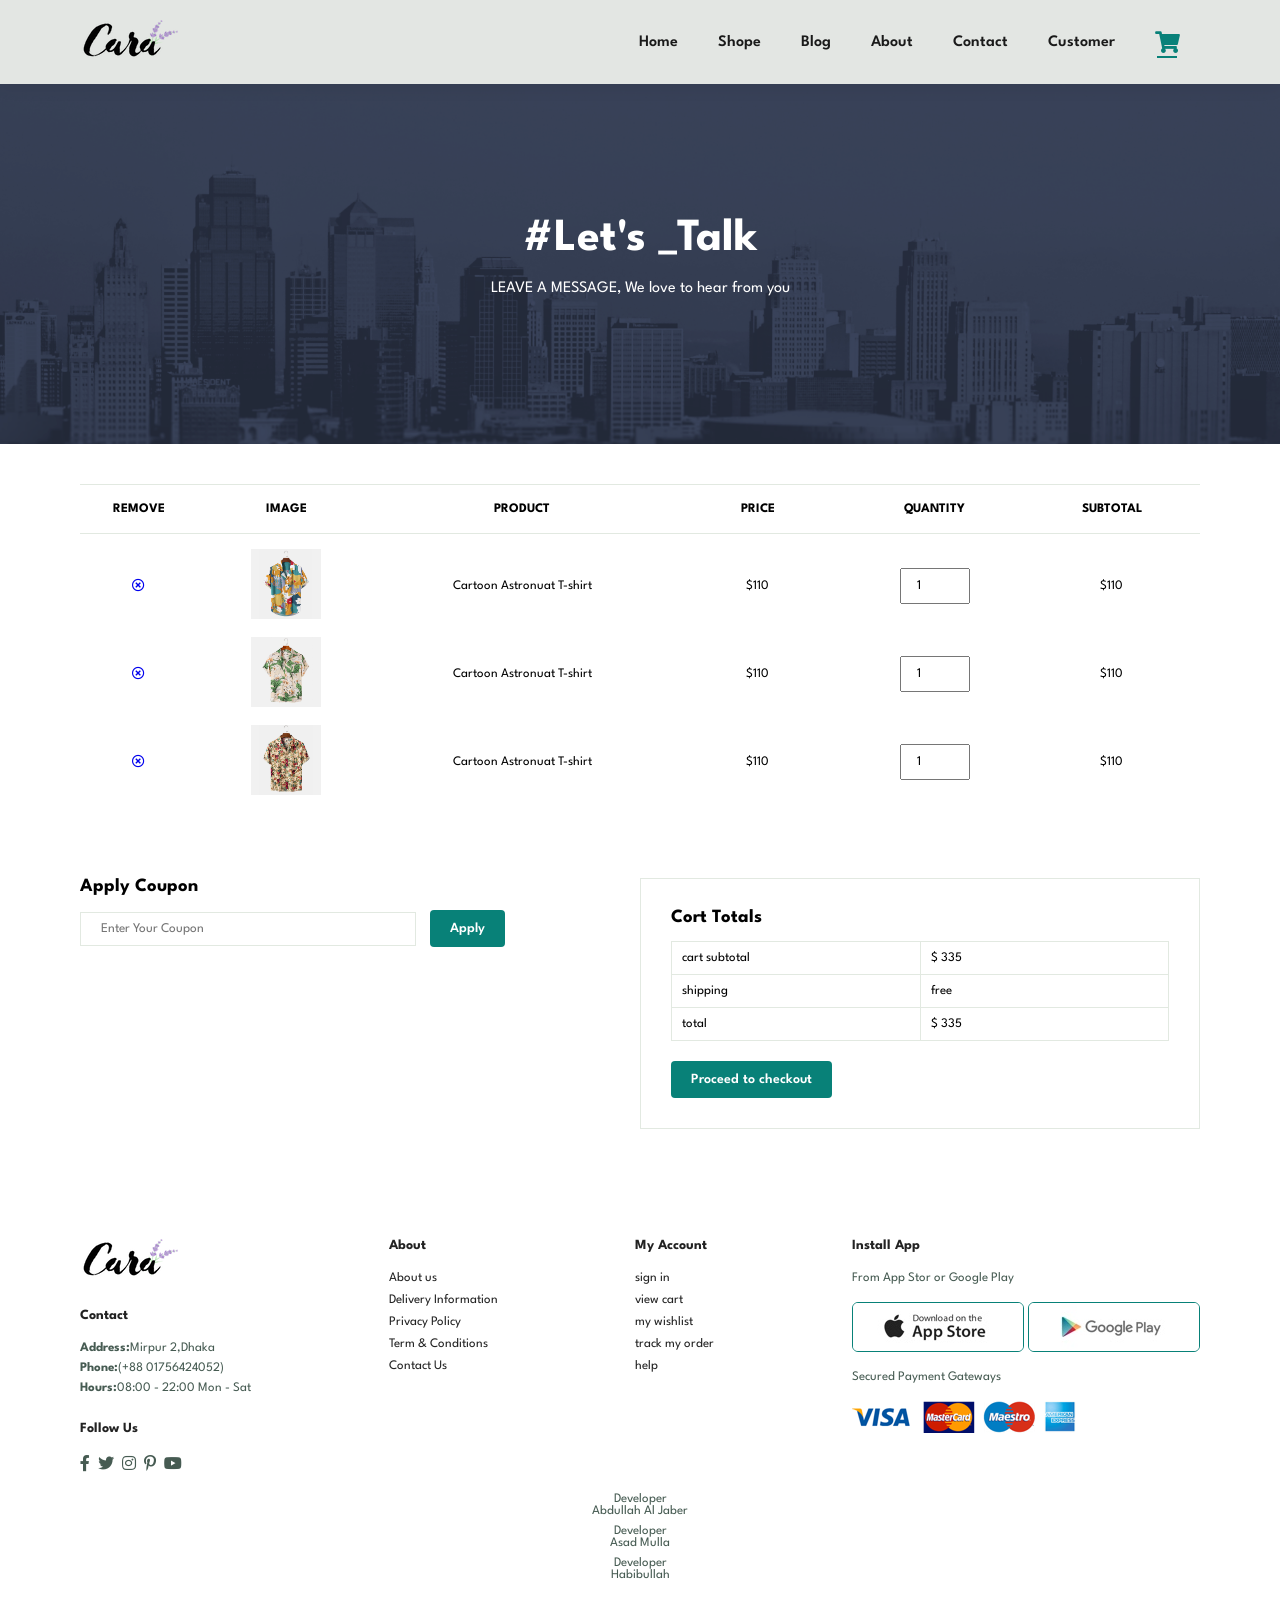
<file: cart.html>
<!DOCTYPE html>
<html lang="en">
<head>
    <meta charset="UTF-8">
    <meta http-equiv="X-UA-Compatible" content="IE=edge">
    <meta name="viewport" content="width=device-width, initial-scale=1.0">
    <title>Ecommerce-Website</title>
    <link rel="stylesheet" href="https://use.fontawesome.com/releases/v5.15.4/css/all.css"/>
    <link rel="stylesheet" href="style.css">
</head>
<body>
    <section id="header">
        <a href="#"><img src="img/logo.png" class="logo" alt=""></a>
        <div>
            <ul id="navbar">
                <li><a href="index.html">Home</a></li>
                <li><a href="shop.html">Shope</a></li>
                <li><a  href="blog.html">Blog</a></li>
                <li><a href="about.html">About</a></li>
                <li><a  href="contact.html">Contact</a></li>
                <li><a href="customer.php"> Customer </a></li>
                <li><a class="active" href="cart.html" id="shopping-bag"><i class="fas fa-shopping-cart active"></i></a></li>
                <a href="#" id="close-icon"><i class="fas fa-times"></i></a>
                
            </ul>
        </div>
        <div id="mobile-menu">
            <a href="cart.html"> <i class="fas fa-shopping-cart"></i></a>
            <i id="bar" class="fas fa-outdent"></i>
        </div>
    </section>

    <section id="page-header" class="about-header" >
        <h2>#Let's _Talk</h2>
        <p>LEAVE A MESSAGE, We love to hear from you</p>
    </section>  

    <section id="cart-page" class="section-p1">
        <table width="100%">
            <thead>
                <tr>
                    <td>Remove</td>
                    <td>Image</td>
                    <td>Product</td>
                    <td>Price</td>
                    <td>Quantity</td>
                    <td>Subtotal</td>
                </tr>
            </thead>
            <tbody>
                <tr>
                    <td><a href="#"> <i class="far fa-times-circle"></i> </a></td>
                    <td><img src="img/products/f1.jpg" alt=""></td>
                    <td>Cartoon Astronuat T-shirt</td>
                    <td>$110</td>
                    <td><input type="number" value="1"></td>
                    <td>$110</td>
                </tr>
                <tr>
                    <td><a href="#"> <i class="far fa-times-circle"></i> </a></td>
                    <td><img src="img/products/f2.jpg" alt=""></td>
                    <td>Cartoon Astronuat T-shirt</td>
                    <td>$110</td>
                    <td><input type="number" value="1"></td>
                    <td>$110</td>
                </tr>
                <tr>
                    <td><a href="#"> <i class="far fa-times-circle"></i> </a></td>
                    <td><img src="img/products/f3.jpg" alt=""></td>
                    <td>Cartoon Astronuat T-shirt</td>
                    <td>$110</td>
                    <td><input type="number" value="1"></td>
                    <td>$110</td>
                </tr>
            </tbody>
        </table>
    </section>

    <section id="cart-add" class="section-p1">
        <div id="coupon">
            <h3>Apply Coupon</h3>
            <div>
                <input type="text" placeholder="Enter Your Coupon">
                <button class="normal">Apply</button>
            </div>
        </div>
        <div id="subtotal">
            <h3>Cort Totals</h3>
            <table>
                <tr>
                    <td>cart subtotal</td>
                    <td>$ 335</td>
                </tr>
                <tr>
                    <td>shipping</td>
                    <td>free</td>
                </tr>
                <tr>
                    <td>total</td>
                    <td>$ 335</td>
                </tr>
            </table>
            <button class="normal">Proceed to checkout</button>
        </div>
    </section>

    <footer class="section-p1">
        <div class="col">
            <img class="logo" src="img/logo.png" alt="">
            <h4>Contact</h4>
            <p><strong>Address:</strong>Mirpur 2,Dhaka</p>
            <p><strong>Phone:</strong>(+88 01756424052)</p>
            <p><strong>Hours:</strong>08:00 - 22:00 Mon - Sat</p>
            <div class="follow">
                <h4>Follow Us</h4>
                <div class="icon">
                    <i class="fab fa-facebook-f"></i>
                    <i class="fab fa-twitter"></i>
                    <i class="fab fa-instagram"></i>
                    <i class="fab fa-pinterest-p"></i>
                    <i class="fab fa-youtube"></i>
                </div>
            </div>
        </div>
        <div class="col">
            <h4>About</h4>
            <a href="#">About us</a>
            <a href="#">Delivery Information</a>
            <a href="#">Privacy Policy</a>
            <a href="#">Term & Conditions</a>
            <a href="#">Contact Us</a>
        </div><div class="col">
            <h4>My Account</h4>
            <a href="#">sign in</a>
            <a href="#">view cart</a>
            <a href="#">my wishlist</a>
            <a href="#">track my order</a>
            <a href="#">help</a>
        </div>
        <div class="col install">
            <h4>Install App</h4>
            <p>From App Stor or Google Play</p>
            <div class="row">
                <img src="img/pay/app.jpg" alt="">
                <img src="img/pay/play.jpg" alt="">
            </div>
            <p>Secured Payment Gateways</p>
            <img src="img/pay/pay.png" alt="">
        </div>
        <div class="copyright">
            <p>Developer <br>Abdullah Al Jaber</p>
            <p>Developer <br>Asad Mulla</p>
            <p>Developer <br>Habibullah</p>
        </div>

    </footer>

    <script src="main.js"></script>
</body>

</html>
</file>
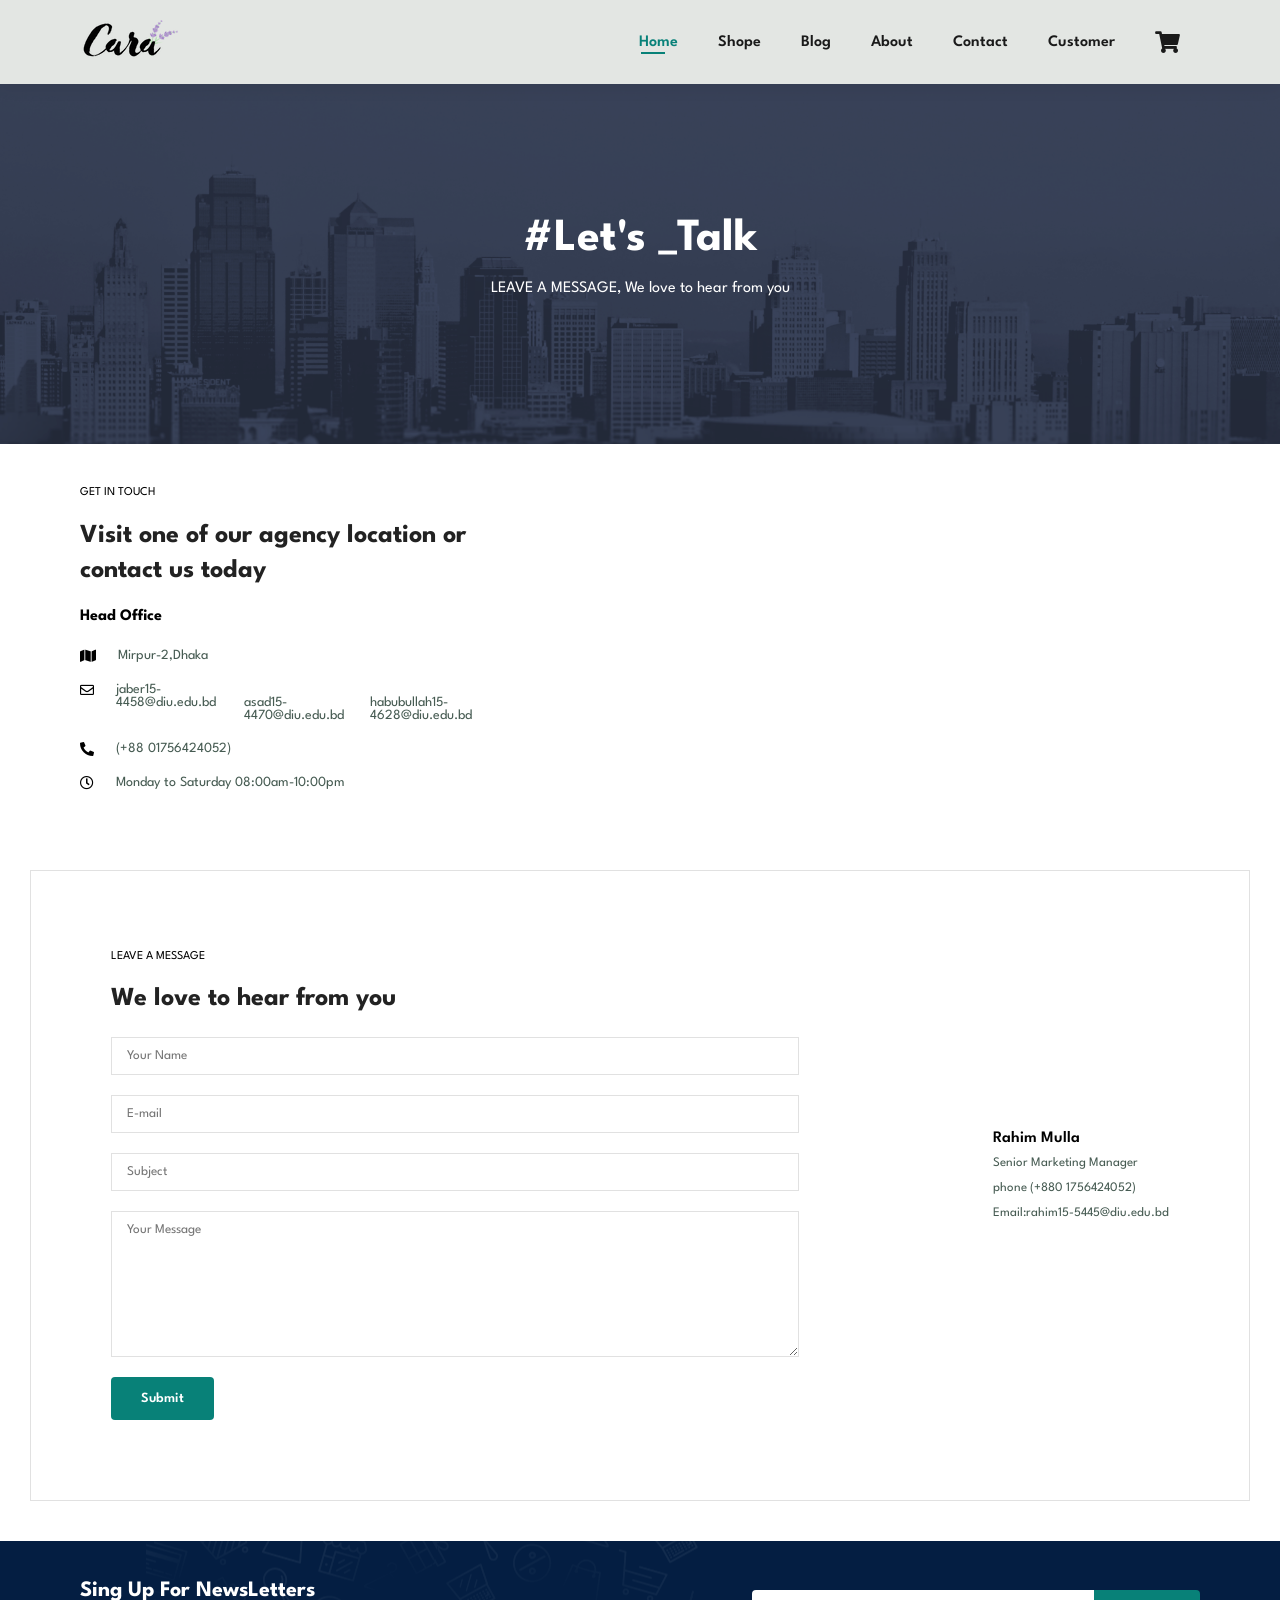
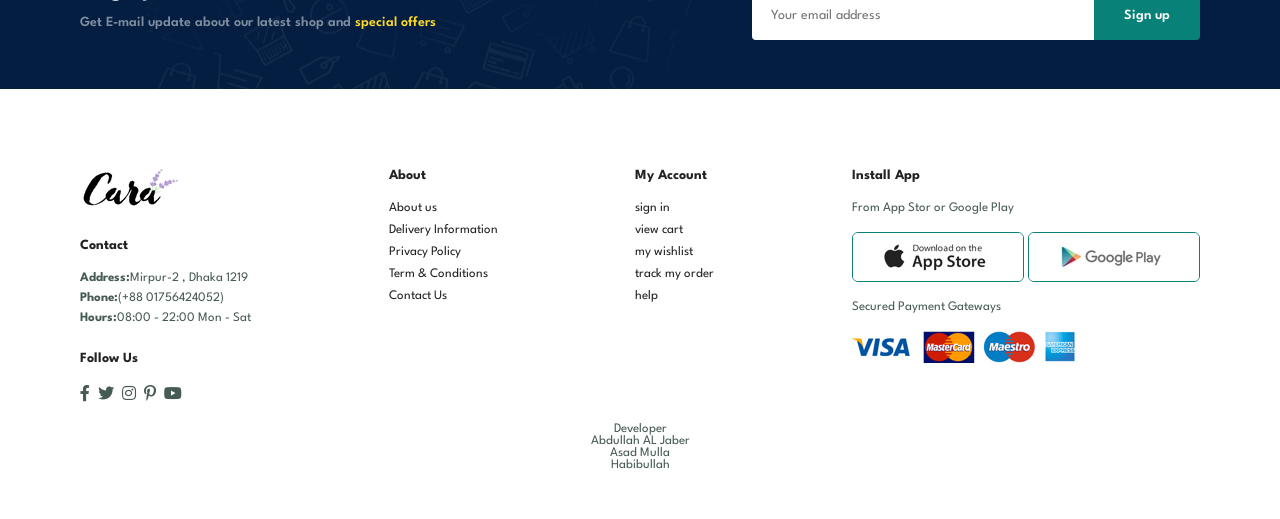
<file: contact.html>
<!DOCTYPE html>
<html lang="en">
<head>
    <meta charset="UTF-8">
    <meta http-equiv="X-UA-Compatible" content="IE=edge">
    <meta name="viewport" content="width=device-width, initial-scale=1.0">
    <title>Ecommerce-Website</title>
    <link rel="stylesheet" href="https://use.fontawesome.com/releases/v5.15.4/css/all.css"/>
    <link rel="stylesheet" href="style.css">
</head>
<body>
    <section id="header">
        <a href="#"><img src="img/logo.png" class="logo" alt=""></a>
        <div>
            <ul id="navbar">
                <li><a class="active" href="index.html">Home</a></li>
                <li><a href="shop.html">Shope</a></li>
                <li><a href="blog.html">Blog</a></li>
                <li><a href="about.html">About</a></li>
                <li><a href="contact.html">Contact</a></li>
                <li><a href="customer.php"> Customer </a></li>
                <li><a href="cart.html" id="shopping-bag"><i class="fas fa-shopping-cart"></i></a></li>
                <a href="#" id="close-icon"><i class="fas fa-times"></i></a>
                
            </ul>
        </div>
        <div id="mobile-menu">
            <a href="cart.html"> <i class="fas fa-shopping-cart"></i></a>
            <i id="bar" class="fas fa-outdent"></i>
        </div>
    </section>

    <section id="page-header" class="about-header" >
        <h2>#Let's _Talk</h2>
        <p>LEAVE A MESSAGE, We love to hear from you</p>
    </section>  

    <section id="contact-details" class="section-p1">
        <div class="details">
            <span>GET IN TOUCH</span>
            <h2>Visit one of our agency location or contact us today</h2>
            <h3>Head Office</h3>
            <div>
                <li>
                    <i class="fas fa-map"></i>
                    <p>Mirpur-2,Dhaka</p>
                </li>
                <li>
                    <i class="far fa-envelope"></i>
                    <p>jaber15-4458@diu.edu.bd</p>
                    <p><br> asad15-4470@diu.edu.bd</p>
                    <p><br>habubullah15-4628@diu.edu.bd</p>
                </li>
                <li>
                    <i class="fas fa-phone-alt"></i>
                    <p>(+88 01756424052)</p>
                </li>
                <li>
                    <i class="far fa-clock"></i>
                    <p>Monday to Saturday 08:00am-10:00pm</p>
                </li>
            </div>
        </div>
    
    </section>

    <section id="form-details">
        <form action="">
            <span>LEAVE A MESSAGE</span>
            <h2>We love to hear from you</h2>
            <input type="text" placeholder="Your Name">
            <input type="text" placeholder="E-mail">
            <input type="text" placeholder="Subject">
            <textarea name="" id="" cols="30" rows="10" placeholder="Your Message"></textarea>
            <button class="normal">Submit</button>
        </form>
        <div class="people">
            <div>
                <p><span>Rahim Mulla</span>Senior Marketing Manager <br>phone (+880 1756424052)
                <br>Email:rahim15-5445@diu.edu.bd</p>
            </div>
        </div>
    </section>

    <section id="newsletter" class="section-p1 section-m1">
        <div class="newstext">
            <h4>Sing Up For NewsLetters</h4>
            <p>Get E-mail update about our latest shop and <span>special offers</span></p>
        </div>
        <div class="form">
            <input type="text" placeholder="Your email address">
            <button class="normal">Sign up</button>
        </div>
    </section>

    <footer class="section-p1">
        <div class="col">
            <img class="logo" src="img/logo.png" alt="">
            <h4>Contact</h4>
            <p><strong>Address:</strong>Mirpur-2 , Dhaka 1219</p>
            <p><strong>Phone:</strong>(+88 01756424052)</p>
            <p><strong>Hours:</strong>08:00 - 22:00 Mon - Sat</p>
            <div class="follow">
                <h4>Follow Us</h4>
                <div class="icon">
                    <i class="fab fa-facebook-f"></i>
                    <i class="fab fa-twitter"></i>
                    <i class="fab fa-instagram"></i>
                    <i class="fab fa-pinterest-p"></i>
                    <i class="fab fa-youtube"></i>
                </div>
            </div>
        </div>
        <div class="col">
            <h4>About</h4>
            <a href="#">About us</a>
            <a href="#">Delivery Information</a>
            <a href="#">Privacy Policy</a>
            <a href="#">Term & Conditions</a>
            <a href="#">Contact Us</a>
        </div><div class="col">
            <h4>My Account</h4>
            <a href="#">sign in</a>
            <a href="#">view cart</a>
            <a href="#">my wishlist</a>
            <a href="#">track my order</a>
            <a href="#">help</a>
        </div>
        <div class="col install">
            <h4>Install App</h4>
            <p>From App Stor or Google Play</p>
            <div class="row">
                <img src="img/pay/app.jpg" alt="">
                <img src="img/pay/play.jpg" alt="">
            </div>
            <p>Secured Payment Gateways</p>
            <img src="img/pay/pay.png" alt="">
        </div>
        <div class="copyright">
            <p>Developer <br>Abdullah AL Jaber
                <br>Asad Mulla
                <br>Habibullah</p>
        </div>

    </footer>

    <script src="main.js"></script>
</body>
</html>
</file>
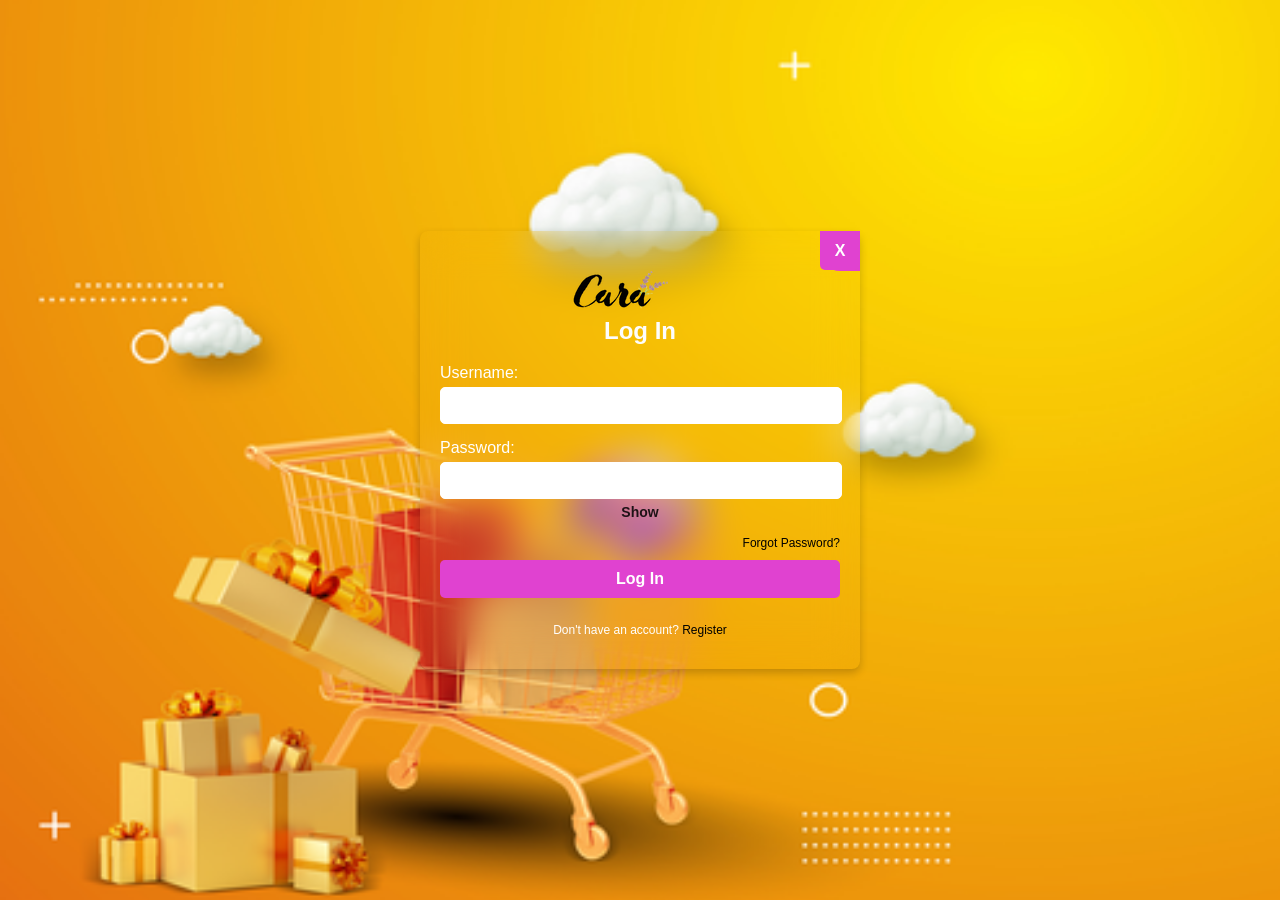
<file: login.html>
<!DOCTYPE html>
<html lang="en">
<head>
    <meta charset="UTF-8">
    <meta name="viewport" content="width=device-width, initial-scale=1.0">
    <title>Login</title>
    <link rel="stylesheet" href="signlog.css">
</head>
<body>
    <div class="container">
        <span class="icon-close">
            <button onclick="window.location.href='index.html'">X</button> 
        </span>
        <h2>
            <a href="#"><img src="img/logo.png" class="logo" alt=""></a>
            <span class="word">Log In</span>
        </h2>
        <form action="login.php" method="POST" onsubmit="return">
            <div class="input-group">
                <label for="username">Username:</label>
                <input type="text" id="username" name="username" required>
            </div>
            
            <div class="input-group">
                <label for="password">Password:</label>
                <input type="password" id="password" name="password" required>
                <button type="button" class="show-password" onclick="togglePassword('password')">Show</button>
            </div>
            
            <div class="forgot-password">
                <a href="#">Forgot Password?</a>
            </div>
            
            <button type="submit">Log In</button>

            <div class="login-register">
                <p>Don't have an account? <a href="signup.html" class="register-link"> Register</a></p>
            </div>
        </form>
    </div>

    <script>
        // Close button functionality
        const closeButton = document.getElementById('close-button');
        closeButton.addEventListener('click', function() {
            window.location.href = 'index.html'; // Redirect to the home page
        });

        // Password visibility toggle
        function togglePassword(id) {
            const passwordInput = document.getElementById(id);
            if (passwordInput.type === "password") {
                passwordInput.type = "text";
            } else {
                passwordInput.type = "password";
            }
        }

        
    </script>
</body>
</html>
</file>
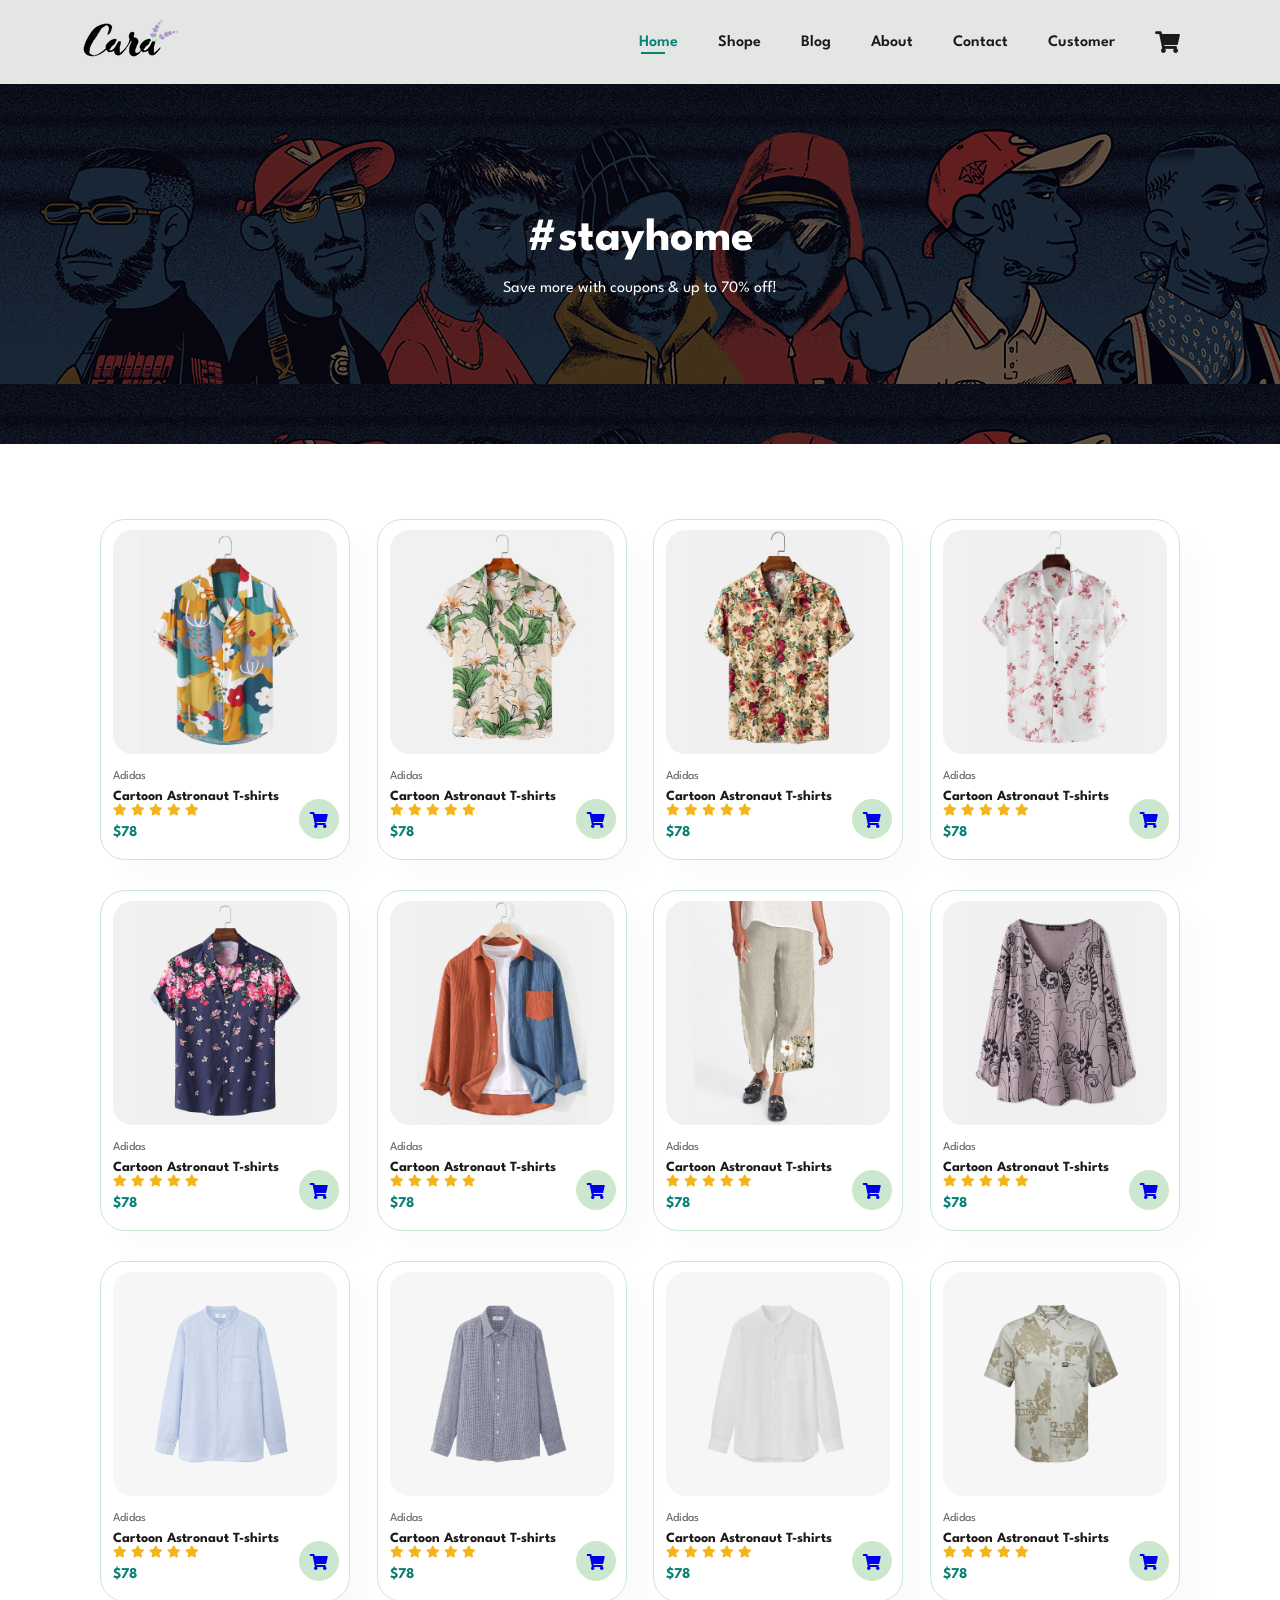
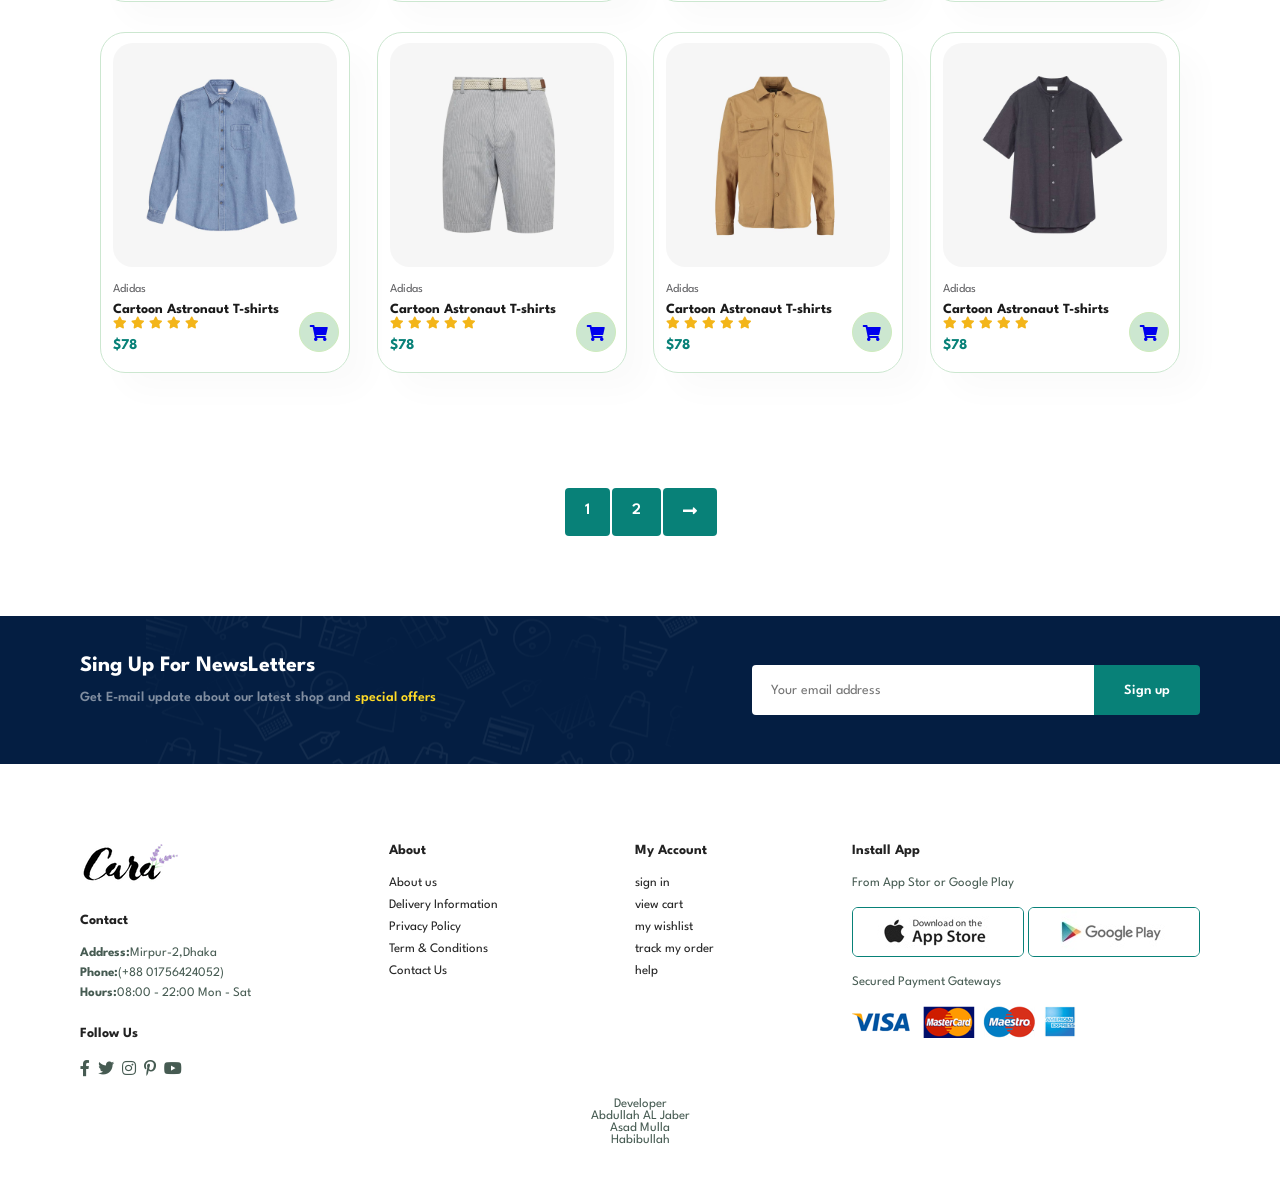
<file: shop.html>
<!DOCTYPE html>
<html lang="en">
<head>
    <meta charset="UTF-8">
    <meta http-equiv="X-UA-Compatible" content="IE=edge">
    <meta name="viewport" content="width=device-width, initial-scale=1.0">
    <title>Ecommerce-Website</title>
    <link rel="stylesheet" href="https://use.fontawesome.com/releases/v5.15.4/css/all.css"/>
    <link rel="stylesheet" href="style.css">
</head>
<body>
    <section id="header">
        <a href="#"><img src="img/logo.png" class="logo" alt=""></a>
        <div>
            <ul id="navbar">
                <li><a class="active" href="index.html">Home</a></li>
                <li><a href="shop.html">Shope</a></li>
                <li><a href="blog.html">Blog</a></li>
                <li><a href="about.html">About</a></li>
                <li><a href="contact.html">Contact</a></li>
                <li><a href="customer.php"> Customer </a></li>
                <li><a href="cart.html" id="shopping-bag"><i class="fas fa-shopping-cart"></i></a></li>
                <a href="#" id="close-icon"><i class="fas fa-times"></i></a>
                
            </ul>
        </div>
        <div id="mobile-menu">
            <a href="cart.html"> <i class="fas fa-shopping-cart"></i></a>
            <i id="bar" class="fas fa-outdent"></i>
        </div>
    </section>

    <section id="page-header">
        <h2>#stayhome</h2>
        <p>Save more with coupons & up to 70% off!</p>
    </section>

    <section id="product1" class="section-p1">
        <div class="pro-container">
            <div class="pro" onclick="window.location.href='sproduct.html'">
                <img src="img/products/f1.jpg" alt="">
                <div class="desciption">
                    <span>Adidas</span>
                    <h5>Cartoon Astronaut T-shirts</h5>
                    <div class="star">
                        <i class="fas fa-star"></i>
                        <i class="fas fa-star"></i>
                        <i class="fas fa-star"></i>
                        <i class="fas fa-star"></i>
                        <i class="fas fa-star"></i>
                    </div>
                    <h4>$78</h4>
                </div>
                <a href="#"><i class="fas fa-shopping-cart shopping-icon"></i></a>
            </div>
            <div class="pro" onclick="window.location.href='sproduct.html'">
                <img src="img/products/f2.jpg" alt="">
                <div class="desciption">
                    <span>Adidas</span>
                    <h5>Cartoon Astronaut T-shirts</h5>
                    <div class="star">
                        <i class="fas fa-star"></i>
                        <i class="fas fa-star"></i>
                        <i class="fas fa-star"></i>
                        <i class="fas fa-star"></i>
                        <i class="fas fa-star"></i>
                    </div>
                    <h4>$78</h4>
                </div>
                <a href="#"><i class="fas fa-shopping-cart shopping-icon"></i></a>
            </div>
            <div class="pro" onclick="window.location.href='sproduct.html'">
                <img src="img/products/f3.jpg" alt="">
                <div class="desciption">
                    <span>Adidas</span>
                    <h5>Cartoon Astronaut T-shirts</h5>
                    <div class="star">
                        <i class="fas fa-star"></i>
                        <i class="fas fa-star"></i>
                        <i class="fas fa-star"></i>
                        <i class="fas fa-star"></i>
                        <i class="fas fa-star"></i>
                    </div>
                    <h4>$78</h4>
                </div>
                <a href="#"><i class="fas fa-shopping-cart shopping-icon"></i></a>
            </div>
            <div class="pro" onclick="window.location.href='sproduct.html'">
                <img src="img/products/f4.jpg" alt="">
                <div class="desciption">
                    <span>Adidas</span>
                    <h5>Cartoon Astronaut T-shirts</h5>
                    <div class="star">
                        <i class="fas fa-star"></i>
                        <i class="fas fa-star"></i>
                        <i class="fas fa-star"></i>
                        <i class="fas fa-star"></i>
                        <i class="fas fa-star"></i>
                    </div>
                    <h4>$78</h4>
                </div>
                <a href="#"><i class="fas fa-shopping-cart shopping-icon"></i></a>
            </div>
            <div class="pro">
                <img src="img/products/f5.jpg" alt="">
                <div class="desciption">
                    <span>Adidas</span>
                    <h5>Cartoon Astronaut T-shirts</h5>
                    <div class="star">
                        <i class="fas fa-star"></i>
                        <i class="fas fa-star"></i>
                        <i class="fas fa-star"></i>
                        <i class="fas fa-star"></i>
                        <i class="fas fa-star"></i>
                    </div>
                    <h4>$78</h4>
                </div>
                <a href="#"><i class="fas fa-shopping-cart shopping-icon"></i></a>
            </div>
            <div class="pro">
                <img src="img/products/f6.jpg" alt="">
                <div class="desciption">
                    <span>Adidas</span>
                    <h5>Cartoon Astronaut T-shirts</h5>
                    <div class="star">
                        <i class="fas fa-star"></i>
                        <i class="fas fa-star"></i>
                        <i class="fas fa-star"></i>
                        <i class="fas fa-star"></i>
                        <i class="fas fa-star"></i>
                    </div>
                    <h4>$78</h4>
                </div>
                <a href="#"><i class="fas fa-shopping-cart shopping-icon"></i></a>
            </div>
            <div class="pro">
                <img src="img/products/f7.jpg" alt="">
                <div class="desciption">
                    <span>Adidas</span>
                    <h5>Cartoon Astronaut T-shirts</h5>
                    <div class="star">
                        <i class="fas fa-star"></i>
                        <i class="fas fa-star"></i>
                        <i class="fas fa-star"></i>
                        <i class="fas fa-star"></i>
                        <i class="fas fa-star"></i>
                    </div>
                    <h4>$78</h4>
                </div>
                <a href="#"><i class="fas fa-shopping-cart shopping-icon"></i></a>
            </div>
            <div class="pro">
                <img src="img/products/f8.jpg" alt="">
                <div class="desciption">
                    <span>Adidas</span>
                    <h5>Cartoon Astronaut T-shirts</h5>
                    <div class="star">
                        <i class="fas fa-star"></i>
                        <i class="fas fa-star"></i>
                        <i class="fas fa-star"></i>
                        <i class="fas fa-star"></i>
                        <i class="fas fa-star"></i>
                    </div>
                    <h4>$78</h4>
                </div>
                <a href="#"><i class="fas fa-shopping-cart shopping-icon"></i></a>
            </div>
            <div class="pro">
                <img src="img/products/n1.jpg" alt="">
                <div class="desciption">
                    <span>Adidas</span>
                    <h5>Cartoon Astronaut T-shirts</h5>
                    <div class="star">
                        <i class="fas fa-star"></i>
                        <i class="fas fa-star"></i>
                        <i class="fas fa-star"></i>
                        <i class="fas fa-star"></i>
                        <i class="fas fa-star"></i>
                    </div>
                    <h4>$78</h4>
                </div>
                <a href="#"><i class="fas fa-shopping-cart shopping-icon"></i></a>
            </div>
            <div class="pro">
                <img src="img/products/n2.jpg" alt="">
                <div class="desciption">
                    <span>Adidas</span>
                    <h5>Cartoon Astronaut T-shirts</h5>
                    <div class="star">
                        <i class="fas fa-star"></i>
                        <i class="fas fa-star"></i>
                        <i class="fas fa-star"></i>
                        <i class="fas fa-star"></i>
                        <i class="fas fa-star"></i>
                    </div>
                    <h4>$78</h4>
                </div>
                <a href="#"><i class="fas fa-shopping-cart shopping-icon"></i></a>
            </div>
            <div class="pro">
                <img src="img/products/n3.jpg" alt="">
                <div class="desciption">
                    <span>Adidas</span>
                    <h5>Cartoon Astronaut T-shirts</h5>
                    <div class="star">
                        <i class="fas fa-star"></i>
                        <i class="fas fa-star"></i>
                        <i class="fas fa-star"></i>
                        <i class="fas fa-star"></i>
                        <i class="fas fa-star"></i>
                    </div>
                    <h4>$78</h4>
                </div>
                <a href="#"><i class="fas fa-shopping-cart shopping-icon"></i></a>
            </div>
            <div class="pro">
                <img src="img/products/n4.jpg" alt="">
                <div class="desciption">
                    <span>Adidas</span>
                    <h5>Cartoon Astronaut T-shirts</h5>
                    <div class="star">
                        <i class="fas fa-star"></i>
                        <i class="fas fa-star"></i>
                        <i class="fas fa-star"></i>
                        <i class="fas fa-star"></i>
                        <i class="fas fa-star"></i>
                    </div>
                    <h4>$78</h4>
                </div>
                <a href="#"><i class="fas fa-shopping-cart shopping-icon"></i></a>
            </div>
            <div class="pro">
                <img src="img/products/n5.jpg" alt="">
                <div class="desciption">
                    <span>Adidas</span>
                    <h5>Cartoon Astronaut T-shirts</h5>
                    <div class="star">
                        <i class="fas fa-star"></i>
                        <i class="fas fa-star"></i>
                        <i class="fas fa-star"></i>
                        <i class="fas fa-star"></i>
                        <i class="fas fa-star"></i>
                    </div>
                    <h4>$78</h4>
                </div>
                <a href="#"><i class="fas fa-shopping-cart shopping-icon"></i></a>
            </div>
            <div class="pro">
                <img src="img/products/n6.jpg" alt="">
                <div class="desciption">
                    <span>Adidas</span>
                    <h5>Cartoon Astronaut T-shirts</h5>
                    <div class="star">
                        <i class="fas fa-star"></i>
                        <i class="fas fa-star"></i>
                        <i class="fas fa-star"></i>
                        <i class="fas fa-star"></i>
                        <i class="fas fa-star"></i>
                    </div>
                    <h4>$78</h4>
                </div>
                <a href="#"><i class="fas fa-shopping-cart shopping-icon"></i></a>
            </div>
            <div class="pro">
                <img src="img/products/n7.jpg" alt="">
                <div class="desciption">
                    <span>Adidas</span>
                    <h5>Cartoon Astronaut T-shirts</h5>
                    <div class="star">
                        <i class="fas fa-star"></i>
                        <i class="fas fa-star"></i>
                        <i class="fas fa-star"></i>
                        <i class="fas fa-star"></i>
                        <i class="fas fa-star"></i>
                    </div>
                    <h4>$78</h4>
                </div>
                <a href="#"><i class="fas fa-shopping-cart shopping-icon"></i></a>
            </div>
            <div class="pro">
                <img src="img/products/n8.jpg" alt="">
                <div class="desciption">
                    <span>Adidas</span>
                    <h5>Cartoon Astronaut T-shirts</h5>
                    <div class="star">
                        <i class="fas fa-star"></i>
                        <i class="fas fa-star"></i>
                        <i class="fas fa-star"></i>
                        <i class="fas fa-star"></i>
                        <i class="fas fa-star"></i>
                    </div>
                    <h4>$78</h4>
                </div>
                <a href="#"><i class="fas fa-shopping-cart shopping-icon"></i></a>
            </div>
        </div>
    </section>

    <section id="pagination" class="section-p1">
        <a href="#">1</a>
        <a href="#">2</a>
        <a href="#"><i class="fas fa-long-arrow-alt-right"></i></a>
    </section>

    <section id="newsletter" class="section-p1 section-m1">
        <div class="newstext">
            <h4>Sing Up For NewsLetters</h4>
            <p>Get E-mail update about our latest shop and <span>special offers</span></p>
        </div>
        <div class="form">
            <input type="text" placeholder="Your email address">
            <button class="normal">Sign up</button>
        </div>
    </section>

    <footer class="section-p1">
        <div class="col">
            <img class="logo" src="img/logo.png" alt="">
            <h4>Contact</h4>
            <p><strong>Address:</strong>Mirpur-2,Dhaka </p>
            <p><strong>Phone:</strong>(+88 01756424052)</p>
            <p><strong>Hours:</strong>08:00 - 22:00 Mon - Sat</p>
            <div class="follow">
                <h4>Follow Us</h4>
                <div class="icon">
                    <i class="fab fa-facebook-f"></i>
                    <i class="fab fa-twitter"></i>
                    <i class="fab fa-instagram"></i>
                    <i class="fab fa-pinterest-p"></i>
                    <i class="fab fa-youtube"></i>
                </div>
            </div>
        </div>
        <div class="col">
            <h4>About</h4>
            <a href="#">About us</a>
            <a href="#">Delivery Information</a>
            <a href="#">Privacy Policy</a>
            <a href="#">Term & Conditions</a>
            <a href="#">Contact Us</a>
        </div><div class="col">
            <h4>My Account</h4>
            <a href="#">sign in</a>
            <a href="#">view cart</a>
            <a href="#">my wishlist</a>
            <a href="#">track my order</a>
            <a href="#">help</a>
        </div>
        <div class="col install">
            <h4>Install App</h4>
            <p>From App Stor or Google Play</p>
            <div class="row">
                <img src="img/pay/app.jpg" alt="">
                <img src="img/pay/play.jpg" alt="">
            </div>
            <p>Secured Payment Gateways</p>
            <img src="img/pay/pay.png" alt="">
        </div>
        <div class="copyright">
            <p>Developer <br>Abdullah AL Jaber
                <br>Asad Mulla
                <br>Habibullah</p>
        </div>

    </footer>

    <script src="main.js"></script>
</body>
</html>
</file>
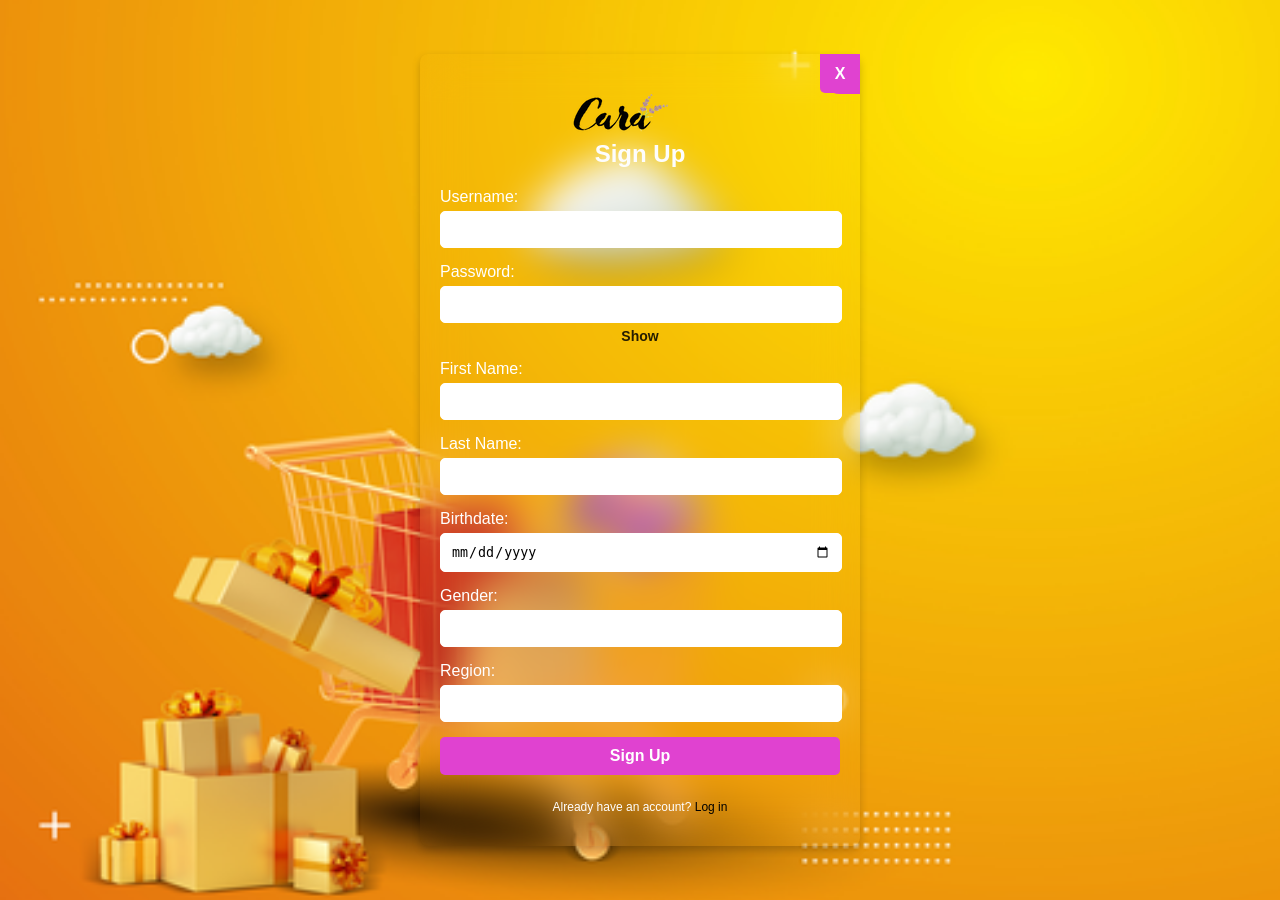
<file: signup.html>
<!DOCTYPE html>
<html lang="en">
<head>
    <meta charset="UTF-8">
    <meta name="viewport" content="width=device-width, initial-scale=1.0">
    <title>Sign Up</title>
    <link rel="stylesheet" href="signlog.css">
</head>
<body>
    
    <div class="container">
        <h2>
            <a href="#"><img src="img/logo.png" class="logo" alt=""></a>
            <span class="word">Sign Up</span>
        </h2>

        <span class="icon-close">
            <!-- <h6 id="close-button">X</h6> -->
            <button onclick="window.location.href='index.html'">X</button> 
        </span>
        
        <form action="signup.php" method="POST" onsubmit="return validatePasswords();">
            <div class="input-group">
                <label for="username">Username:</label>
                <input type="text" id="username" name="username" required>
            </div>

            <div class="input-group">
                <label for="password">Password:</label>
                <input type="password" id="password-signup" name="password" required pattern="(?=.*\d)(?=.*[a-z])(?=.*[A-Z]).{8,}" title="Password must be at least 8 characters, including 1 uppercase letter, 1 lowercase letter, and 1 number.">
                <button type="button" class="show-password" onclick="togglePassword('password-signup')">Show</button>
            </div>

            <!-- <div class="input-group">
                <label for="confirm-password">Confirm Password:</label>
                <input type="password" id="confirm-password" name="confirm-password" required pattern="(?=.*\d)(?=.*[a-z])(?=.*[A-Z]).{8,}" title="Password must be at least 8 characters, including 1 uppercase letter, 1 lowercase letter, and 1 number.">
                <button type="button" class="show-password" onclick="togglePassword('confirm-password')">Show</button>
            </div> -->

            
            <div class="input-group">
                <label for="first-name">First Name:</label>
                <input type="text" id="first-name" name="first-name" required>
            </div>

            
            <div class="input-group">
                <label for="last-name">Last Name:</label>
                <input type="text" id="last-name" name="last-name" required>
            </div>

            

            <div class="input-group">
                <label for="birthdate">Birthdate:</label>
                <input type="date" id="birthdate" name="birthdate" required>
            </div>
       
            <div class="input-group">
                <label for="Gender">Gender:</label>
                <input type="text" id="Gender" name="Gender" required>
            </div>

            <div class="input-group">
                <label for="Region">Region:</label>
                <input type="text" id="Region" name="Region" required>
            </div>
       
            
            <button type="submit">Sign Up</button>

            <div class="login-register">
                <p>Already have an account? <a href="login.html" class="register-link"> Log in</a></p>
            </div>
        </form>
    </div>

    <script>
        

        function togglePassword(id) {
            const passwordInput = document.getElementById(id);
            if (passwordInput.type === "password") {
                passwordInput.type = "text";
            } else {
                passwordInput.type = "password";
            }
        }
        
        function showSuccessMessage() {
            alert('Registration successful! You can now log in.');
            window.location.href = 'login.html';  // Redirect to login page
        }

        // Validate password and show success message
    function validatePasswords() {
        const password = document.getElementById('password-signup').value;

        // Ensure password matches the pattern (uppercase, lowercase, number, and min 8 characters)
        const passwordPattern = /^(?=.*\d)(?=.*[a-z])(?=.*[A-Z]).{8,}$/;
        if (!passwordPattern.test(password)) {
            alert('Password must be at least 8 characters, including 1 uppercase letter, 1 lowercase letter, and 1 number.');
            return false; // Prevent form submission if password doesn't meet requirements
        }

        // If validation passes, show success message
        alert('Registration successful! You can now log in.');
        window.location.href = 'login.html';  // Redirect to login page
        return true;  // Allow form submission
    }
        
        


        


    </script>
</body>
</html>
</file>
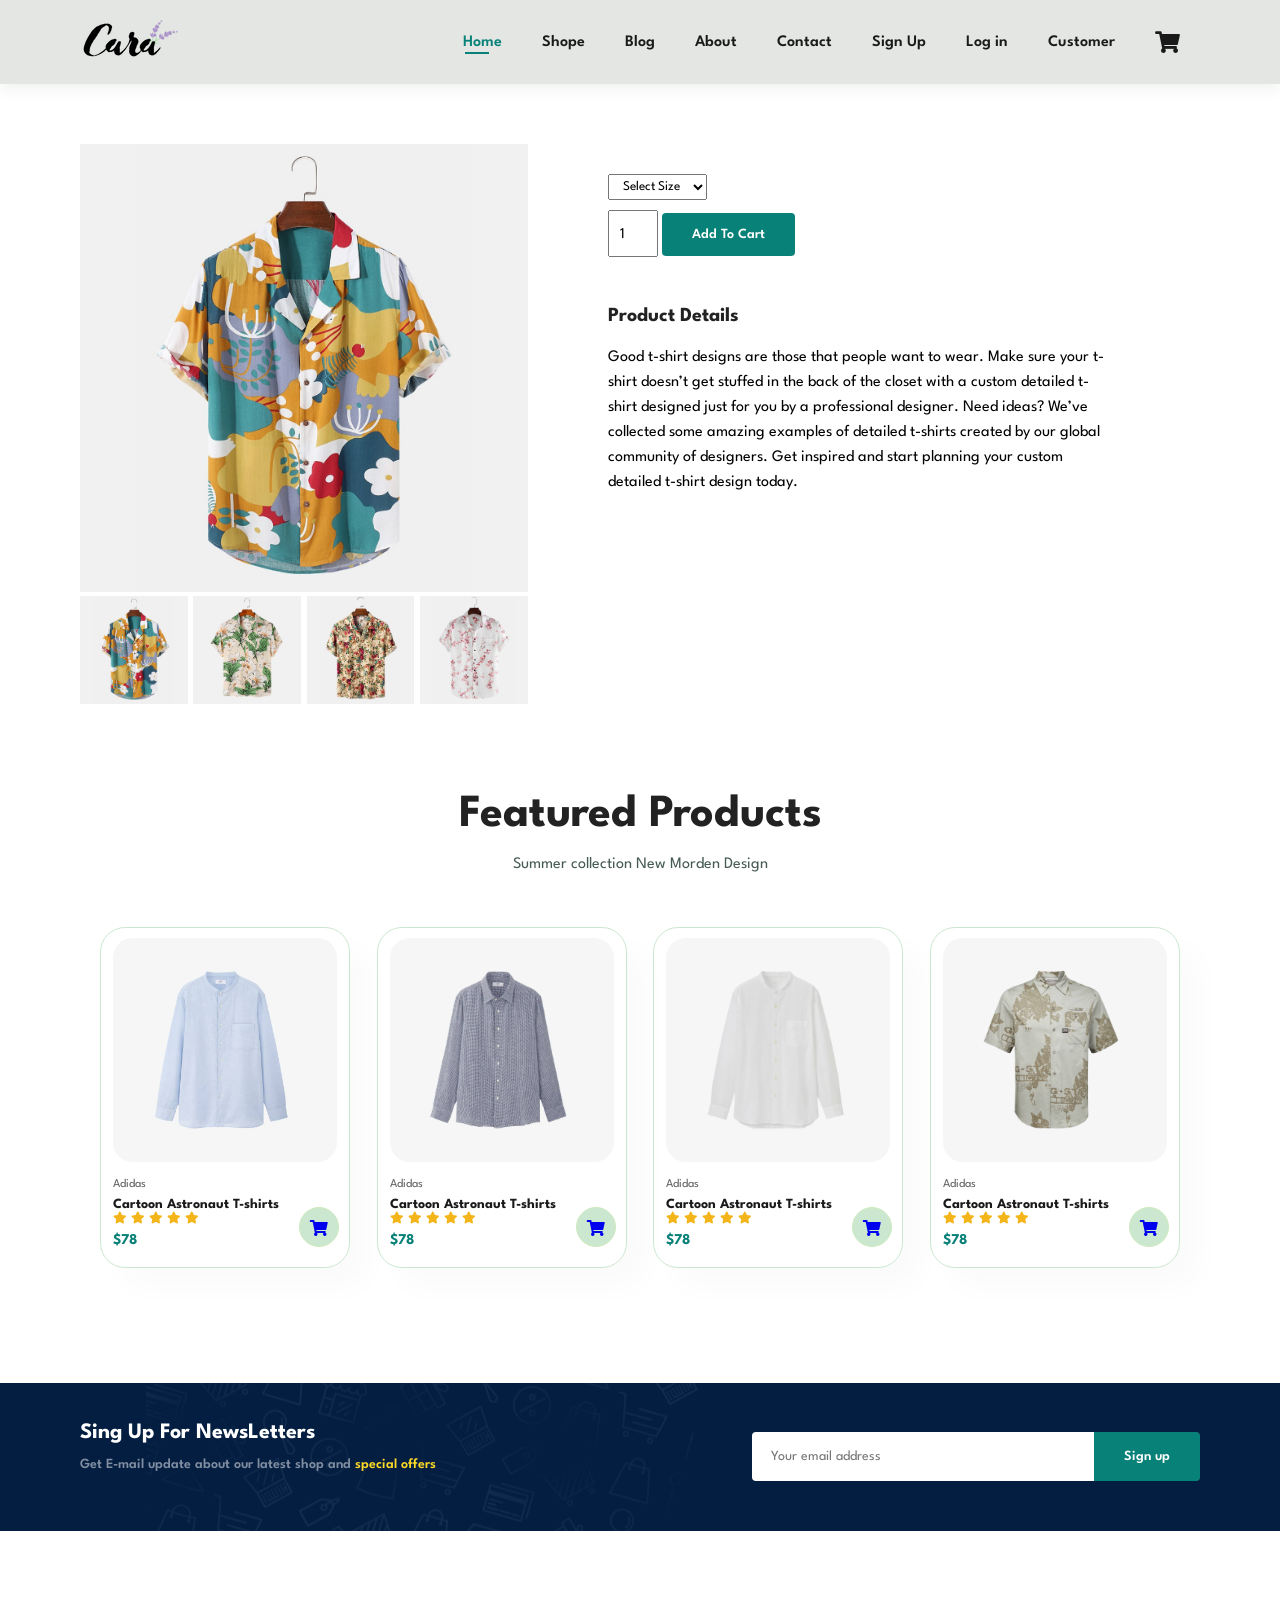
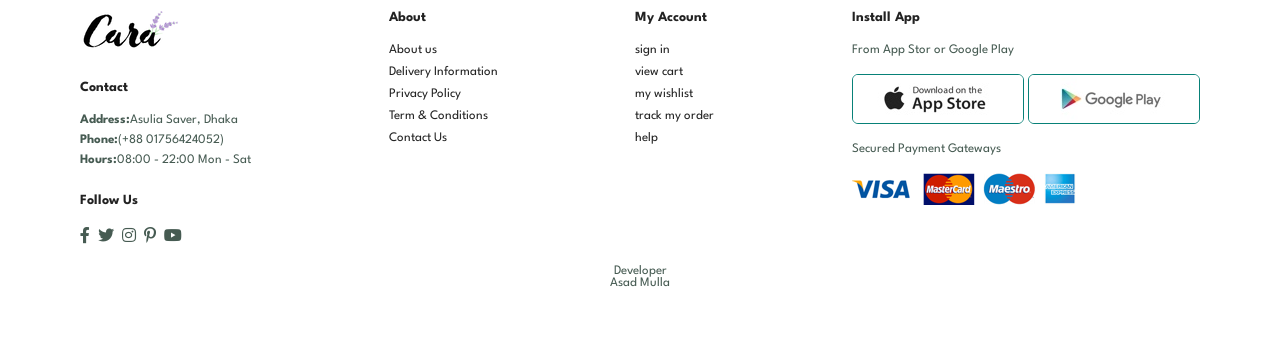
<file: sproduct.html>
<!DOCTYPE html>
<html lang="en">
<head>
    <meta charset="UTF-8">
    <meta http-equiv="X-UA-Compatible" content="IE=edge">
    <meta name="viewport" content="width=device-width, initial-scale=1.0">
    <title>Ecommerce-Website</title>
    <link rel="stylesheet" href="https://use.fontawesome.com/releases/v5.15.4/css/all.css"/>
    <link rel="stylesheet" href="style.css">
</head>
<body>
    <section id="header">
        <a href="#"><img src="img/logo.png" class="logo" alt=""></a>
        <div>
            <ul id="navbar">
                <li><a class="active" href="index.html">Home</a></li>
                <li><a href="shop.html">Shope</a></li>
                <li><a href="blog.html">Blog</a></li>
                <li><a href="about.html">About</a></li>
                <li><a href="contact.html">Contact</a></li>
                <li><a href="signup.html">Sign Up</a></li>
                <li><a href="login.html">Log in</a></li>
                <li><a href="customer.php"> Customer </a></li>
                <li><a href="cart.html" id="shopping-bag"><i class="fas fa-shopping-cart"></i></a></li>
                <a href="#" id="close-icon"><i class="fas fa-times"></i></a>
                
            </ul>
        </div>
        <div id="mobile-menu">
            <a href="cart.html"> <i class="fas fa-shopping-cart"></i></a>
            <i id="bar" class="fas fa-outdent"></i>
        </div>
    </section>

    <section id="pro-details" class="section-p1">
        <div id="single-pro-image">
            <img src="img/products/f1.jpg" width="100%" id="MainImg" alt="">
            <div class="small-img-group">
                <div class="small-img-colum">
                    <img src="img/products/f1.jpg" width="100%" class="small-img" alt="">
                </div>
                <div class="small-img-colum">
                    <img src="img/products/f2.jpg" width="100%" class="small-img" alt="">
                </div>
                <div class="small-img-colum">
                    <img src="img/products/f3.jpg" width="100%" class="small-img" alt="">
                </div>
                <div class="small-img-colum">
                    <img src="img/products/f4.jpg" width="100%" class="small-img" alt="">
                </div>
            </div>
        </div>



        <form action="sproduct.php" method="POST" class="single-pro-details">
            <input type="hidden" name="product_name" value="Men's Fashion T shirt">
            <input type="hidden" name="price" value="135.00">
            
            <select name="size" required>
                <option value="">Select Size</option>
                <option value="XL">XL</option>
                <option value="XXL">XXL</option>
                <option value="Small">Small</option>
                <option value="Large">Large</option>
            </select>
            
            <input type="number" name="quantity" value="1" min="1" required>
            <input type="hidden" name="image_url" value="img/products/f1.jpg">
            
            <button type="submit" class="normal">Add To Cart</button>
            <h4>Product Details</h4>
            <span>Good t-shirt designs are those that people want to wear. Make sure your t-shirt doesn’t
                 get stuffed in the back of the closet with a custom detailed t-shirt designed just for 
                 you by a professional designer. Need ideas? We’ve collected some amazing examples of detailed 
                 t-shirts created by our global community of designers. Get inspired and start planning your 
                 custom detailed t-shirt design today.</span>
        </form>
        
    </section>

    <section id="product1" class="section-p1">
        <h2>Featured Products</h2>
        <p>Summer collection New Morden Design</p>
        <div class="pro-container">
            <div class="pro">
                <img src="img/products/n1.jpg" alt="">
                <div class="desciption">
                    <span>Adidas</span>
                    <h5>Cartoon Astronaut T-shirts</h5>
                    <div class="star">
                        <i class="fas fa-star"></i>
                        <i class="fas fa-star"></i>
                        <i class="fas fa-star"></i>
                        <i class="fas fa-star"></i>
                        <i class="fas fa-star"></i>
                    </div>
                    <h4>$78</h4>
                </div>
                <a href="#"><i class="fas fa-shopping-cart shopping-icon"></i></a>
            </div>
            <div class="pro">
                <img src="img/products/n2.jpg" alt="">
                <div class="desciption">
                    <span>Adidas</span>
                    <h5>Cartoon Astronaut T-shirts</h5>
                    <div class="star">
                        <i class="fas fa-star"></i>
                        <i class="fas fa-star"></i>
                        <i class="fas fa-star"></i>
                        <i class="fas fa-star"></i>
                        <i class="fas fa-star"></i>
                    </div>
                    <h4>$78</h4>
                </div>
                <a href="#"><i class="fas fa-shopping-cart shopping-icon"></i></a>
            </div>
            <div class="pro">
                <img src="img/products/n3.jpg" alt="">
                <div class="desciption">
                    <span>Adidas</span>
                    <h5>Cartoon Astronaut T-shirts</h5>
                    <div class="star">
                        <i class="fas fa-star"></i>
                        <i class="fas fa-star"></i>
                        <i class="fas fa-star"></i>
                        <i class="fas fa-star"></i>
                        <i class="fas fa-star"></i>
                    </div>
                    <h4>$78</h4>
                </div>
                <a href="#"><i class="fas fa-shopping-cart shopping-icon"></i></a>
            </div>
            <div class="pro">
                <img src="img/products/n4.jpg" alt="">
                <div class="desciption">
                    <span>Adidas</span>
                    <h5>Cartoon Astronaut T-shirts</h5>
                    <div class="star">
                        <i class="fas fa-star"></i>
                        <i class="fas fa-star"></i>
                        <i class="fas fa-star"></i>
                        <i class="fas fa-star"></i>
                        <i class="fas fa-star"></i>
                    </div>
                    <h4>$78</h4>
                </div>
                <a href="#"><i class="fas fa-shopping-cart shopping-icon"></i></a>
            </div>  
        </div>
    </section>

    <section id="newsletter" class="section-p1 section-m1">
        <div class="newstext">
            <h4>Sing Up For NewsLetters</h4>
            <p>Get E-mail update about our latest shop and <span>special offers</span></p>
        </div>
        <div class="form">
            <input type="text" placeholder="Your email address">
            <button class="normal">Sign up</button>
        </div>
    </section>

    <footer class="section-p1">
        <div class="col">
            <img class="logo" src="img/logo.png" alt="">
            <h4>Contact</h4>
            <p><strong>Address:</strong>Asulia Saver, Dhaka </p>
            <p><strong>Phone:</strong>(+88 01756424052)</p>
            <p><strong>Hours:</strong>08:00 - 22:00 Mon - Sat</p>
            <div class="follow">
                <h4>Follow Us</h4>
                <div class="icon">
                    <i class="fab fa-facebook-f"></i>
                    <i class="fab fa-twitter"></i>
                    <i class="fab fa-instagram"></i>
                    <i class="fab fa-pinterest-p"></i>
                    <i class="fab fa-youtube"></i>
                </div>
            </div>
        </div>
        <div class="col">
            <h4>About</h4>
            <a href="#">About us</a>
            <a href="#">Delivery Information</a>
            <a href="#">Privacy Policy</a>
            <a href="#">Term & Conditions</a>
            <a href="#">Contact Us</a>
        </div><div class="col">
            <h4>My Account</h4>
            <a href="#">sign in</a>
            <a href="#">view cart</a>
            <a href="#">my wishlist</a>
            <a href="#">track my order</a>
            <a href="#">help</a>
        </div>
        <div class="col install">
            <h4>Install App</h4>
            <p>From App Stor or Google Play</p>
            <div class="row">
                <img src="img/pay/app.jpg" alt="">
                <img src="img/pay/play.jpg" alt="">
            </div>
            <p>Secured Payment Gateways</p>
            <img src="img/pay/pay.png" alt="">
        </div>
        <div class="copyright">
            <p>Developer <br>Asad Mulla</p>
        </div>
    </footer>
    <script src="main.js"></script>
</body>
</html>
</file>
<file: style.css>
@import url("https://fonts.googleapis.com/css2?family=Spartan:wght@100;200;300;400;500;600;700;800;900&display=swap");
* {
  margin: 0;
  padding: 0;
  box-sizing: border-box;
  font-family: "Spartan", sans-serif;
}

html {
  scroll-behavior: smooth;
}

/* Global Styles */

h1 {
  font-size: 50px;
  line-height: 64px;
  color: #222;
}

h2 {
  font-size: 46px;
  line-height: 54px;
  color: #222;
}

h4 {
  font-size: 20px;
  color: #222;
}

h6 {
  font-weight: 700;
  font-size: 12px;
}

p {
  font-size: 16px;
  color: #465b52;
  margin: 15px 0 20px 0;
}

.section-p1 {
  padding: 40px 80px;
}

.section-m1 {
  margin: 40px 0;
}
button.normal{
  font-size: 14px;
  font-weight: 600;
  padding: 15px 30px;
  color: #000;
  background-color: #fff;
  border-radius: 4px;
  cursor: pointer;
  border: none;
  outline: none;
  transition: 0.2s;
}
button.white{
  font-size: 13px;
  font-weight: 600;
  padding: 11px 18px;
  color: #fff;
  background-color: transparent;
  cursor: pointer;
  border: 1px solid #fff;
  outline: none;
  transition: 0.2s;
}
body {
  width: 100%;
}

/*Header styling*/

#header{
    display: flex;
    justify-content: space-between;
    align-items: center;
    padding: 20px 80px;
    background: #e3e6e3;
    box-shadow: 0 5px 15px rgba(0, 0,0,0.06);
    position: sticky;
    top:0;
    left: 0;
    z-index: 999;
}
#navbar{
    display: flex;
    align-items: center;
    justify-content: center;
}
#header #mobile-menu{
  display: none;
  align-items: center;
}
#navbar li{
    list-style: none;
    padding: 0 20px;
    position: relative;
}
#navbar li a{
    text-decoration: none;
    font-size: 16px;
    font-weight: 600;
    color: #1a1a1a;
    transition: 0.3ms ease;
}
#shopping-bag i{
  font-size: 22px;
}
#navbar li a:hover,
#navbar li a.active,
#navbor li i.active{
    color: hsl(176, 88%, 27%);
}
#navbar li a.active::after,
#navbar li a:hover::after{
    content: "";
    height: 2px;
    width: 30%;
    background: #088178;
    position: absolute;
    bottom: -4px;
    left: 22px;
}

/* Hero Section styling*/
#hero{
    background-image: url(img/hero4.png);
    height: 90vh;
    width: 100%;
    background-size: cover;
    background-position: top 25% right 0;
    padding: 0 80px;
    display: flex;
    flex-direction: column;
    align-items: flex-start;
    justify-content: center;
}
#hero h4{
    padding-bottom: 15px;
}
#hero h1{
    color: #088178;
}
#hero button{
    background-image: url(img/button.png);
    color: #088178;
    border: 0;
    padding: 14px 80px 14px 65px;
    background-color: transparent;
    background-repeat: no-repeat;
    font-size: 16px;
    font-weight: 700;
    cursor: pointer;
}

/* Feature Section styling*/
#feature{
    display: flex;
    align-items: center;
    justify-content: space-between;
    flex-wrap: wrap;
}
#feature .feature-box{
    width: 180px;
    text-align: center;
    border: 1px solid #cce7d0;
    box-shadow: 20px 20px 34px rgba(0,0,0,0.03);
    border-radius: 4px;
    padding: 25px 15px;
    margin :15px 0;
}
#feature .feature-box img{
    width: 100%;
    margin-bottom: 10px;
}
#feature .feature-box:hover{
    box-shadow: 10px 10px 54px rgba(70,62,221,0.1 );
}
#feature .feature-box h6{
    display: inline-block;
    padding: 9px 8px 6px 8px;
    line-height: 1;
    border-radius: 4px;
    color :#088178;
    background-color: #fddde4;
}
#feature .feature-box:nth-child(2) h6{
  background-color: #cdebbc;
}
#feature .feature-box:nth-child(3) h6{
  background-color: #d1e8f2;
}
#feature .feature-box:nth-child(4) h6{
  background-color: #cdd4f8
}
#feature .feature-box:nth-child(5) h6{
  background-color: #f6dbf6;
}
#feature .feature-box:nth-child(6) h6{
  background-color: #fff2e4;
}
/* Products Section Styling*/
#product1{
  text-align: center;
}
#product1 .pro-container{
  display: flex;
  justify-content: space-between;
  padding: 20px;
  flex-wrap: wrap;
}
#product1 .pro{
  width: 23%;
  min-width: 250px;
  padding: 10px 12px;
  border: 1px solid #cce7d0;
  border-radius: 25px;
  cursor: pointer;
  box-shadow: 20px 20px 30px rgba(0,0,0,0.02);
  margin: 15px 0;
  transition: 0.2ms ease;
  position: relative;
}
#product1 .pro:hover{
  box-shadow: 20px 20px 30px rgba(0,0,0,0.06);
}
#product1 .pro img{
  width: 100%;
  border-radius: 20px;
}
#product1 .pro .desciption{
  text-align: start;
  padding: 10px 0;
}
#product1 .pro .desciption span{
  color: #606063;
  font-size: 12px;
}
#product1 .pro .desciption h5{
  color: #1a1a1a;
  font-size: 14px;
  padding-top: 7px; 
}
#product1 .pro .desciption i{
  font-size: 12px;
  color: rgb(243,181,25);
}
#product1 .pro .desciption h4{
  font-size: 15px;
  padding-top: 7px;
  font-weight: 700;
  color: #088178;
}
#product1 .pro .shopping-icon{
  width: 40px;
  height:  40px;
  line-height: 40px;
  border: 1px solid #cdebbc;
  border-radius: 50px;
  background-color: #cce7d0;
  position: absolute;
  bottom: 20px;
  right: 10px;
}
/*Styling bannar section*/
#bannar{
  display: flex;
  align-items: center;
  justify-content: center;
  text-align: center;
  flex-direction: column;
  background-image: url(img/banner/b2.jpg);
  width: 100%;
  height: 40vh;
  background-position: center;
  background-size: cover;
}
#bannar h4{
  color: #fff;
  font-size: 16px;
}
#bannar h2{
  color: #fff;
  font-size: 30px;
  padding: 1px 0;
}
#bannar h2 span{
  color: red;
}
#bannar button:hover{
  background-color: #088178;
  color: #fff;
}
/* New arrival section*/
#sm-bannar{
  display: flex;
  justify-content: space-between;
  flex-wrap: wrap;
  
}
#sm-bannar .bannar-box{
  display: flex;
  align-items:flex-start;
  justify-content: center;
  flex-direction: column;
  background-image: url(img/banner/b17.jpg);
  min-width: 48%;
  height: 50vh;
  background-position: center;
  background-size: cover;
  padding: 30px;
}
#sm-bannar .bannar-box2{
  background-image: url(img/banner/b10.jpg);
}
#sm-bannar h4{
  color: #fff;
  font-size: 20px;
  font-weight: 300;
}
#sm-bannar h2{
  color: #fff;
  font-size: 28px;
  font-weight: 800;
}
#sm-bannar span{
  color: #fff;
  font-size: 14px;
  font-weight: 500;
  padding-bottom: 15px;
}
#sm-bannar .bannar-box:hover button{
  background-color: #088178;
  border: 1px solid #088178;
}
#bannar3{
  display: flex;
  justify-content: space-between;
  flex-wrap: wrap;
  padding: 0 80px;
}
#bannar3 .bannar-box{
  display: flex;
  align-items:flex-start;
  justify-content: center;
  flex-direction: column;
  background-image: url(img/banner/b7.jpg);
  min-width: 30%;
  height: 30vh;
  background-position: center;
  background-size: cover;
  padding: 20px;
  margin-bottom: 20px;
}
#bannar3 .bannar-box2{
  background-image: url(img/banner/b4.jpg);
}
#bannar3 .bannar-box3{
  background-image: url(img/banner/b18.jpg);
}
#bannar3 h2{
  color: #fff;
  font-weight: 900;
  font-size: 22px;
}
#bannar3 h3{
  color: #e96f6f;
  font-weight: 800;
  font-size: 15px;
}
/*News Letter section*/
#newsletter{
  display: flex;
  justify-content: space-between;
  flex-wrap: wrap;
  align-items: center;
  background-image: url(img/banner/b14.png);
  background-repeat: no-repeat;
  background-position: 20% 30%;
  background-color: #041e42;
}
#newsletter .form{
  display: flex;
  width: 40%;
}
#newsletter h4{
  font-size: 22px;
  font-weight: 700;
  color: #fff;
}
#newsletter p{
  font-size: 14px;
  font-weight: 600;
  color: #818ea0;
}
#newsletter p span{
  color: #ffdb27;
}
#newsletter input{
  height: 3.12rem;
  padding: 0 1.25em;
  font-size: 14px;
  width: 100%;
  border: 1px solid transparent;
  border-radius: 4px;
  outline: none;
  border-top-right-radius: 0;
  border-bottom-right-radius: 0;
}
#newsletter button{
  background-color: #088178;
  color: #fff;
  white-space: nowrap;
  border-top-left-radius: 0;
  border-bottom-left-radius: 0;
}

/*footer Section*/
footer{
  display: flex;
  flex-wrap: wrap;
  justify-content: space-between;
}
footer .col{
  display: flex;
  flex-direction: column;
  align-items: flex-start;
  margin-bottom: 20px;
}
footer .logo{
  margin-bottom: 30px;
}
footer h4{
  font-size: 14px;
  padding-bottom:20px ;
}
footer p{
  font-size: 13px;
  margin: 0 0 8px 0;
}
footer a{
  font-size: 13px;
  margin-bottom: 10px;
  text-decoration: none;
  color: #222;
}
footer .follow{
  margin-top: 20px;
}
footer .follow i{
  color: #465b52;
  padding-right: 4px;
  cursor: pointer;
}

footer .install .row img{
  border: 1px solid #088178;
  border-radius: 6px;
}
footer .install img{
  margin: 10px 0 15px 0;
}
footer .follow .i:hover,
footer a:hover{
  color: #088178;
}
footer .copyright{
  width: 100%;
  text-align: center;
}
#header .mobile-menu{
  display: none;
}
#close-icon{
  display: none;
  align-items: center;
}

/* Disigning shopping page*/

#page-header{
  background-image: url(img/banner/b1.jpg);
  height: 40vh;
  width: 100%;
  display: flex;  
  flex-direction: column;
  text-align: center;
  justify-content: center;
  padding: 14px;
}
#page-header h2,
  #page-header p{
    color: #fff;
}
#pagination{
  display: flex;
  justify-content: center;
  text-align: center;
}
#pagination a{
  background-color: #088178;
  color: #fff;
  font-size: 16px;
  font-weight: 600;
  text-decoration: none;
  padding: 15px 20px;
  border-radius: 4px;
  margin-left: 2px;
}

/*single Product(sproduct) page style*/
#pro-details{
  display: flex;
  margin-top: 20px;
  
}
#single-pro-image{
  width: 40%;
  margin-right: 50px;
}
.small-img-group{
  display: flex;
  justify-content: space-between;
}
.small-img-colum{
  width: 24%;
  cursor: pointer;
}
.single-pro-details{
  width: 50%;
  padding: 30px;
}
.single-pro-details h4{
  padding: 40px 0 20px 0;
}
.single-pro-details h2{
  font-size: 26px;
}
.single-pro-details select{
  display: block;
  padding: 5px 10px;
  margin-bottom: 10px;
}
.single-pro-details input{
  width: 50px;
  height: 47px;
  padding-left: 10px;
  font-size: 15px;
  margin-bottom: 10px;
}
.single-pro-details input:focus{
  outline: none;
}
.single-pro-details button{
  color: #fff;
  background: #088178;
}
.single-pro-details span{
  line-height: 25px;
}

/*Blog page Styling*/
#page-header.blog-header{
  background-image: url(img/banner/b19.jpg);
}
#blog-page{
  padding: 150px 150px 0 150px;
}
#blog-page .blog-box{
  display: flex;
  align-items: center;
  width: 100%;
  position: relative;
  padding-bottom: 80px;
}
#blog-page .blog-img{
  width: 50%;
  margin-right: 40px;
  
}
#blog-page img{
  width: 100%;
  height: 300px;
  object-fit: cover;
}
.blog-details{
  width: 50%;
}
.blog-details a{
  color: #000;
  text-decoration: none;
  font-weight: 700;
  font-size: 11px;
  position: relative;
  transition: 0.3s;
}
.blog-details a::after{
  content: "";
  width: 45px;
  height: 2px;
  background: #000;
  top: 4px;
  right: -60px;
  position: absolute;
}
.blog-details a:hover::after{
  background:#088178;
}
.blog-details a:hover{
  color: #088178;
}
#blog-page h1{
  position: absolute;
  color:#818ea0;
  top: -35px;
  left: 0;
  font-size: 80px;
  font-weight: 700;
  z-index: -9;
}
/*About Page styling*/

#page-header.about-header{
  background-image:url(img/about/banner.png);
  background-size: cover;
}
#about-head{
  display: flex;
  align-items: center;
}
#about-head img{
  width: 50%;
  height: auto;
}
#about-head .about-details{
  padding-left:40px ;
}

#about-app{
  text-align: center;
  }
#about-app .video{
  width: 70%;
  height: 100%;
  margin:30px auto 0 auto;
  
}
#about-app .video video{
  width: 100%;
  height: 100%;
}
/*contact page disign and styling*/
#contact-details{
  display: flex;
  justify-content: space-between;
}
#contact-details .details{
  width: 40%;
}
#contact-details .details span,
#form-details form span{
  font-size: 12px;
}
#contact-details .details h2,
#form-details form h2{
  font-size: 26px;
  line-height: 35px;
  padding: 20px 0;
}
#contact-details .details h3{
  font-size: 16px;
  padding-bottom: 15px;
}
#contact-details li{
  list-style: none;
  display: flex;
  padding: 10px 0;
}
#contact-details li i{
  font-size: 14px;
  padding-right: 22px;
}
#contact-details li p{
  font-size: 14px;
  margin: 0;
}
#contact-details .map{
  width: 55%;
  height: 400px;
}
#contact-details .map iframe{
  width: 100%;
  height: 100%;
}

#form-details{
  display: flex;
  justify-content: space-between;
  align-items: center;
  border: 1px solid #e1e1e1;
  margin: 30px;
  padding: 80px;
}
#form-details form{
  display: flex;
  flex-direction: column;
  align-items: flex-start;
  width: 65%;
}
#form-details form input,
#form-details form textarea{
  width: 100%;
  padding: 12px 15px;
  margin-bottom: 20px;
  outline: none;
  border: 1px solid #e1e1e1;
}
#form-details form button{
  background: #088178;
  color: #fff;
}
#form-details .people div{
  padding-bottom: 20px;
  display: flex;
  align-items: flex-start;
}
#form-details .people div img{
  width: 65px;
  height: 65px;
  background-size: cover;
  margin-right: 20px;
}
#form-details .people div p{
  font-size: 13px;
  margin: 0;
  line-height: 25px;
}
#form-details .people div p span{
  display: block;
  font-size: 16px;
  font-weight: 600;
  color: #000;
}
/*Cart page Styling*/
#cart-page{
  overflow-x: auto;
}
#cart-page table{
  width: 100%;
  table-layout: fixed;
  border-collapse: collapse;
  white-space: nowrap;
}
#cart-page table img{
  width: 70px;
}
#cart-page table td:nth-child(1){
  width: 100px;
  text-align: center;
}
#cart-page table td:nth-child(2){
  width: 150px;
  text-align: center;
}
#cart-page table td:nth-child(3){
  width: 250px;
  text-align: center;
}
#cart-page table td:nth-child(4),
#cart-page table td:nth-child(5),
#cart-page table td:nth-child(6){
  width: 150px;
  text-align: center;
}
#cart-page table td:nth-child(5) input{
  width: 70px;
  padding: 10px 5px 10px 15px;
}
#cart-page table thead{
  border: 1px solid #e2e9e1;
  border-left: none;
  border-right: none;
}
#cart-page table thead td{
  font-weight: 700;
  font-size:13px;
  text-transform: uppercase;
  padding: 18px 0;
}
#cart-page table tbody tr td{
  padding-top: 15px;
}
#cart-page table tbody td{
  font-size: 13px;
}
#cart-add{
  display: flex;
  flex-wrap: wrap;
  justify-content: space-between;
}
#coupon{
  width: 50%;
  margin-bottom: 30px;
}
#coupon h3,
#subtotal h3{
  padding-bottom: 15px;
}
#coupon input{
  padding: 10px 20px;
  width: 60%;
  outline: none;
  margin-right: 10px;
  border: 1px solid #e2e9e1;
}
#coupon button{
  background-color: #088178;
  color: #fff;
  padding: 12px 20px;
}
#subtotal{
  width: 50%;
  border: 1px solid #e2e9e1;
  padding: 30px;
  margin-bottom: 30px;
}
#subtotal table{
  border-collapse: collapse;
  width: 100%;
  margin-bottom: 20px;
}
#subtotal table td{
  width: 50%;
  font-size: 13px;
  border: 1px solid #e2e9e1;
  padding: 10px;
}
#subtotal button{
  background-color: #088178;
  color: #fff;
  padding: 12px 20px;
}











































@media(max-width:900px){
   /*Styling Bloge page for large Tablet */
 #blog-page {
  padding: 80px 60px 0px 60px;
  }
  #page-header.blog-header {
    background-size: cover;
    background-position: top 10% right 0;
  }
  /* Making responsive the index page*/
  #sm-bannar .bannar-box {
    min-width: 100%;
    height: 40vh;
}
#bannar3 .bannar-box {
  min-width: 100%;
  height: 20vh;
}
#newsletter .form {
  width: 80%;
}
}




/*Start Media Query Styling*/
@media(max-width:799px){
  .section-p1{
    padding: 40px 40px;
  }
  #navbar{
    display: flex;
    flex-direction: column;
    justify-content: flex-start;
    align-items: flex-start;
    position: fixed;
    top: 0;
    right: -300px;
    height: 100vh;
    width: 40%;
    background-color: #e3e6e3;
    padding: 100px 0 0 10px;
    transition: 0.5s;
  }
  #navbar.active{
    right: 0px;
  }
  #navbar li{
    margin-bottom: 25px;
  }
   #header #mobile-menu{
    display: flex;
    align-items: center;
  }
  #mobile-menu i{
    padding-left: 20px;
    font-size: 24px;
  }
  #close-icon{
    display: initial;
    color: #222;
    font-size: 20px;
    top: 50px;
    left: 40px;
    position: absolute;
  }
  #shopping-bag{
    display: none;
  }
  #hero{
    height: 70vh;
    padding: 0 80px;
    background-position: top 30% right 35%;
  }
  #feature{
    justify-content: center;
  }
  #feature .feature-box{
    margin: 15px 15px;
  }
  #product1{
    text-align: center;
  }
  #product1 .pro-container{
    justify-content: center;
  }
  #product1 .pro{
    margin: 15px;
  }
  #bannar {
  height: 20vh;
  }
  #sm-bannar{
    justify-content: center;
  }
  #sm-bannar .bannar-box {
    min-width: 90%;
    height: 30vh;
    padding: 30px 40px;
  }
  #bannar3{
    padding: 0 40px;
  }
  #bannar3 .bannar-box {
    width: 28%;
  }
  #newsletter .form{
    width: 70%;
  }
   /*Styling Bloge page for Tablet */
 #blog-page {
  padding: 80px 50px 0px 50px;
  }
  #page-header.blog-header {
    background-size: cover;
    background-position: top 10% right 0;
  }
  /*Making contact page responsive*/
  #form-details {
    padding: 40px;
  }
  #form-details form{
    width: 50%;
    align-items: start;
  }

}




/*Small Mobile Styling*/

@media(max-width:477px){
  #header{
    padding: 10px 50px;
  }
  h2{
    font-size: 32px;
  }
  h1{
    font-size: 38px;
  }
  #hero {
    padding: 0 20px;
    background-position: 50%;
  }
  .section-p1 {
    padding: 20px;
  }
  #feature{
    justify-content: space-between;
  }
  #feature .feature-box{
    width: 155px;
    margin: 0 0 15px 0;
  }
  #product1 .pro{
    width: 100%;
  }
  #bannar {
    height: 40vh;
  }
  #sm-bannar .bannar-box2{
    margin-top: 20px;
  }
  #bannar3{
    padding: 0 20px;
  }
  #bannar3 .bannar-box{
    width: 100%;
  }
  #newsletter{
    padding: 40px 20px;
  }
  #newsletter .form {
    width: 100%;
 }
 footer .copyright {
  text-align: start;
  }


  /* styling single product page(sproduct page)*/
  #pro-details {
    display: flex;
    flex-direction: column;
  }
  #single-pro-image {
    width: 100%;
  }
  .single-pro-details {
    width: 100%;
  }

  /*Styling Bloge page for Small Mobile */
  #page-header.blog-header {
    background-size: cover;
    background-position: top 10% right 0;
  }
  .section-p1 {
    padding: 40px 20px;
  }
  #blog-page {
    padding: 50px 20px 0px 20px;
  }
  #blog-page .blog-box {
    width: 100%;
    flex-direction: column;
 }
 #blog-page h1{
  font-size: 60px;
  font-weight: 800;
 
}
#blog-page .blog-img {
  width: 100%;
  margin-right: 0;
  margin-bottom: 30px;
}
#blog-page img {
 align-self: center;
}
.blog-details {
  width: 100%;
}
/* Make About Page Responsive for Mobile Device*/
#about-head {
  display: flex;
  flex-direction:column;
}
#about-head img {
  width: 100%;
  height: auto;
}
#about-head .about-details {
  padding-top: 30px;
  padding-left: 0;
}
#about-app .video{
  width: 100%;
}
/*Contact page styling*/
#contact-details {
  flex-direction: column;
}
#contact-details .details {
  width: 100%;
}
#contact-details .map {
  width: 100%;
  height: 250px;
}
#form-details {
  margin: 20px 20px;
  padding: 20px;
  flex-direction: column;
}
#form-details form {
  width: 100%;
  margin-bottom: 40px;
}
/*Making responsive the Cart page*/
#cart-add {
  flex-direction: column;
}
#coupon {
  width: 100%;
  margin-bottom: 20px;
  text-align: center;
}
#coupon input {
  width: 70%;
}
#coupon div{
  display:flex;
  justify-content: center;
}
#subtotal {
  width: 100%;
  
}
}
</file>
<file: signlog.css>
/* CSS/signinLogin.css */
body {
    margin: 0;
    padding: 0;
    font-family: Arial, sans-serif;  
    background-size: cover; 
    height: 100vh;
    overflow: hidden;
    background-image: url('img//pngtree-shopping-cart-gift-box-orange-creative-background-image_15551116.png');
    display: flex;
    background-size: 2200px;
    justify-content: center; /* Horizontally center the container */
    align-items: center; /* Vertically center the container */
}


.container {
    padding: 20px;
    border-radius: 8px;
    /* max-width: 500px;  */
    width: 400px; /* Ensure it adapts to the screen size */
    box-shadow: 0 4px 8px rgba(0, 0, 0, 0.2); 
    backdrop-filter: blur(20px);
    position: relative;
    z-index: 10;
}

.container .icon-close {
  position: absolute;
  top: 0;
  right: 0;
  width: 40px;
  height: 40px;
  font-size: 2em;
  background-color: #e042d0;
  color: rgb(255, 255, 255);
  display: flex;
  justify-content: center;
  align-items: center;
  border-bottom-left-radius: 20px;
  cursor: pointer;
  z-index: 1;
}

h2 {
    text-align: center;
    color: #fdfdfd;
}

.input-group {
    margin-bottom: 15px;
}

label {
    display: block;
    margin-bottom: 5px;
    color: #ffffff;
}

input[type="text"], input[type="password"], input[type="date"], select {
    width: 95%;
    padding: 10px;
    border: 1px solid #ffffff;
    border-radius: 5px;
}

button {
    width: 100%;
    padding: 10px;
    background-color: #e042d0;

    color: white;
    border: none;
    border-radius: 5px;
    cursor: pointer;
    font-size: 16px;
    font-weight: bold;
}


.show-password {
    margin-top: 5px;
    background-color: transparent;
    border: none;
    color: #000000d9;
    cursor: pointer;
    font-size: 14px;
    padding: 0;
}

.show-password:hover {
    text-decoration: underline;
}

.forgot-password {
    text-align: right;
    font-size: 12px;
    margin-bottom: 10px;
}

.forgot-password a {
    color: #000000;
    text-decoration: none;
}

.forgot-password a:hover {
    text-decoration: underline;
}

.login-register{
    font-size: 12px;
    margin-bottom: 10px;
    color: #ffffff;
    text-align: center;
    font-weight: 500;
    margin: 25px 0 10px;
}

.login-register p a{
    color: #000000;
    text-decoration: none;
}

.login-register p a:hover {
    text-decoration: underline;
}





/* animation */

/* @import url("https://fonts.googleapis.com/css2?family=Playfair+Display:wght@600"); */

:root {
  --bar-scale-y: 0;
  --sparkle-color: rgb(253 244 215 / 40%);
}

@keyframes pop-word {
  to {
    transform: rotateX(0);
  }
}

@keyframes show {
  to {
    opacity: 1;
  }
}

@keyframes bar-scale {
  to {
    transform: scaleY(1);
  }
}

@keyframes sparkle {
  0% {
    transform: scale(0);
  }

  60% {
    transform: scale(1) translate(4px, 1px) rotate(8deg);
  }

  100% {
    transform: scale(0) translate(4px, 1px) rotate(8deg);
  }
}

@keyframes shimmer {
  to {
    text-shadow: 0 0 8px red;
  }
}

body {
  display: grid;
  height: 100vh;

  background-color: black;
  place-items: center;
}

h1 {
  color: rgb(255, 255, 255);
  font-family: "Playfair Display", Vidaloka, serif;
  font-size: 8rem;

  line-height: 0.85;
  perspective: 500px;
}

.word {
  display: block;

  animation: show 0.01s forwards, pop-word 1.5s forwards;
  animation-timing-function: cubic-bezier(0.14, 1.23, 0.33, 1.16);
  opacity: 0;

  transform: rotateX(120deg);
  transform-origin: 50% 100%;
}

.word:nth-of-type(2) {
  padding: 0 2rem;

  animation-delay: 1.5s;

  color: rgb(255, 255, 255);
}

.superscript {
  position: relative;
  animation-delay: 3.6s;

  animation-duration: 0.25s;
  animation-name: shimmer;

  vertical-align: text-top;
}

/* bars */
.superscript::before {
  --bar-width: 25%;

  position: absolute;

  top: 37%;
  left: 47%;
  width: 14%;
  height: 48%;

  animation: bar-scale 0.25s linear 3s 1 forwards;

  background: linear-gradient(
    to right,
    white var(--bar-width),
    transparent var(--bar-width) calc(100% - var(--bar-width)),
    white calc(100% - var(--bar-width))
  );

  content: "";

  transform: scaleY(var(--bar-scale-y));
}

/* sparkle */
.superscript::after {
  --size: 10rem;

  position: absolute;

  top: -5%;
  left: -85%;

  width: var(--size);
  height: var(--size);

  animation: sparkle 0.4s linear 3.5s 1 forwards;

  background: radial-gradient(
      circle at center,
      rgb(252 249 241 / 94%) 0% 7%,
      transparent 7% 100%
    ),
    conic-gradient(
      transparent 0deg 18deg,
      var(--sparkle-color) 18deg,
      transparent 20deg 40deg,
      var(--sparkle-color) 40deg,
      transparent 43deg 87deg,
      var(--sparkle-color) 87deg,
      transparent 95deg 175deg,
      var(--sparkle-color) 175deg,
      transparent 178deg 220deg,
      var(--sparkle-color) 220deg,
      transparent 222deg 270deg,
      var(--sparkle-color) 270deg,
      transparent 275deg 300deg,
      var(--sparkle-color) 300deg,
      transparent 303deg 360deg
    );

  border-radius: 50%;
  clip-path: polygon(
    50% 0,
    59.13% 26.64%,
    85.13% -2.35%,
    100% 50%,
    50% 100%,
    0 50%,
    31.39% 34.86%
  );

  content: "";

  filter: blur(1px);

  transform: scale(0);
}

@media screen and (max-width: 600px) {
  h1 {
    font-size: 5rem;
  }

  /* sparkle */
  .superscript::after {
    --size: 6rem;
  }
}
</file>
